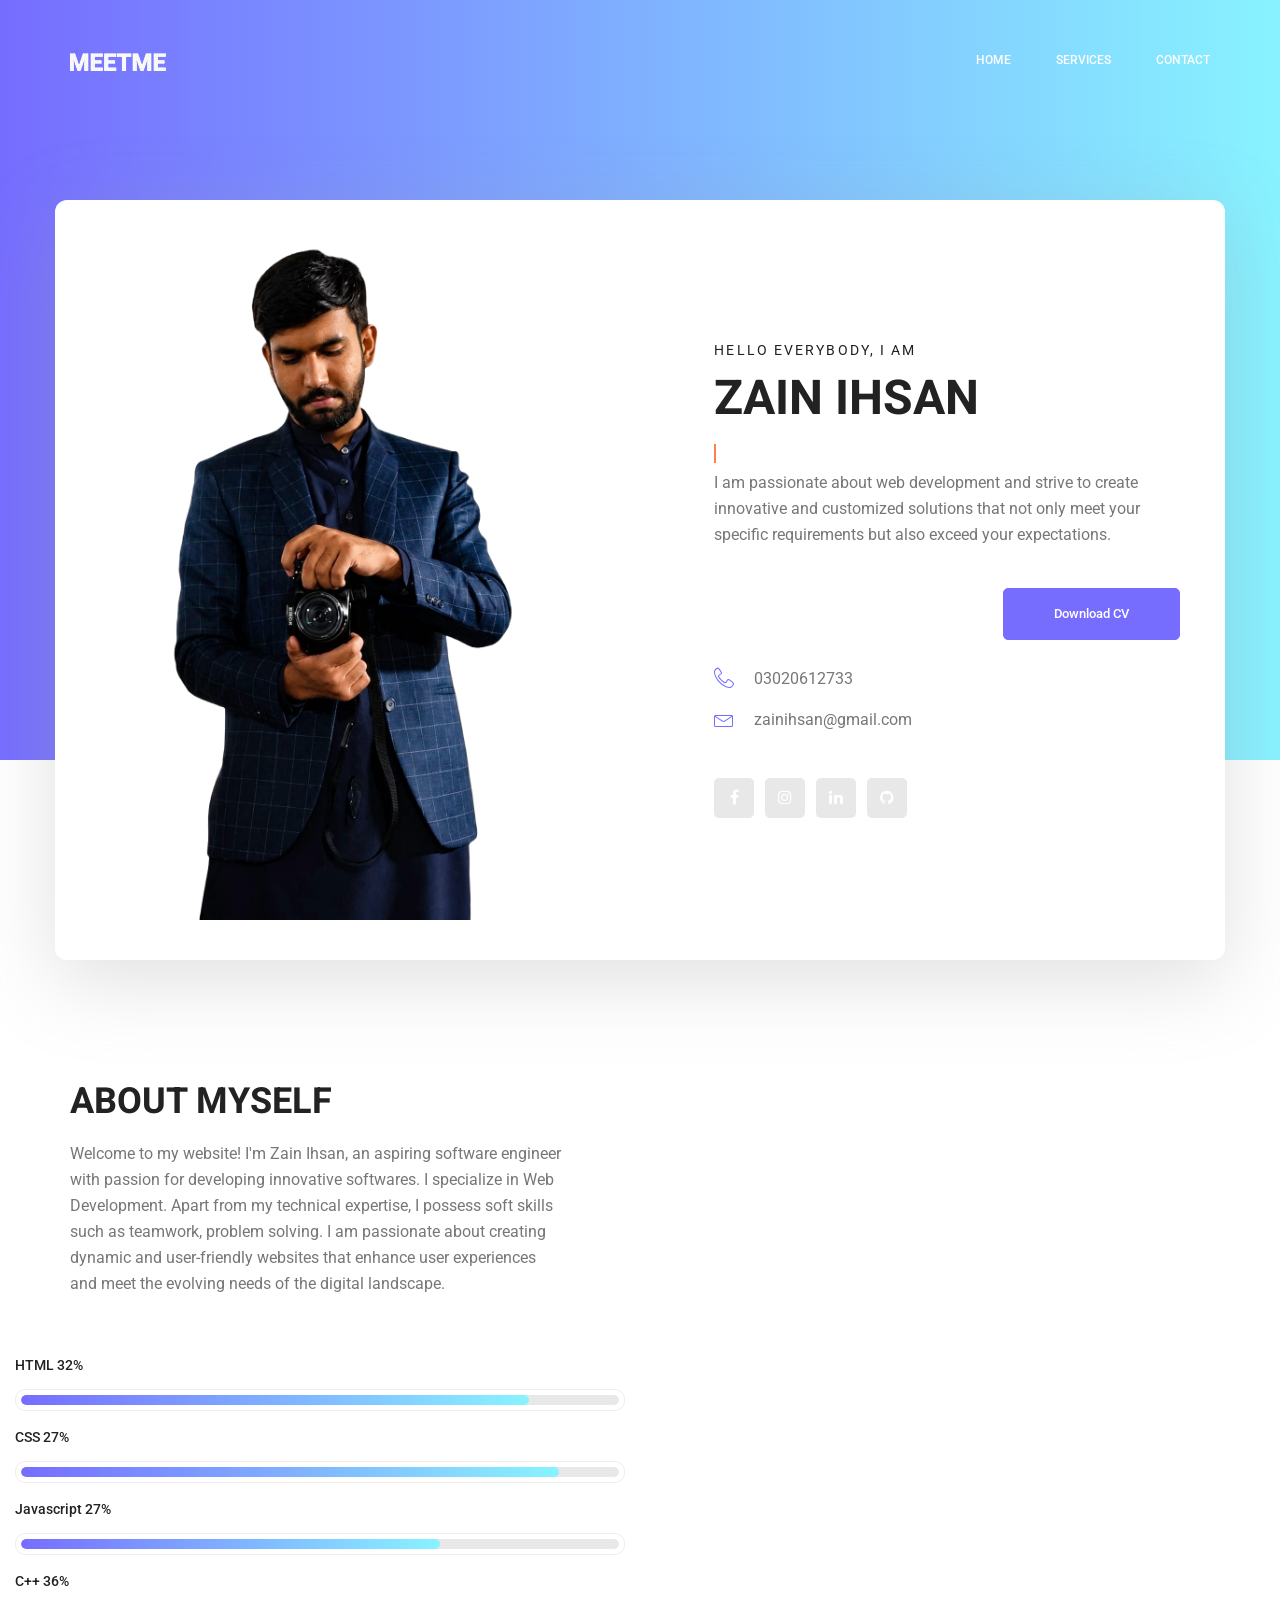
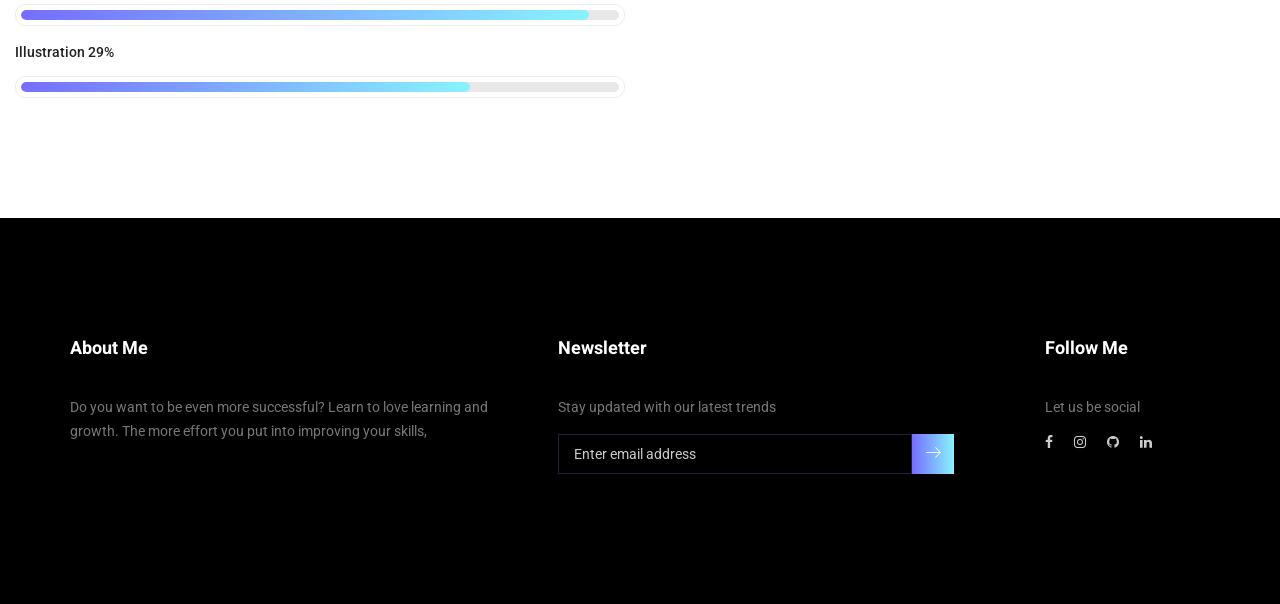
<file: index.html>
<!doctype html>
<html lang="en">
    <head>
        <!-- Required meta tags -->
        <meta charset="utf-8">
        <meta name="viewport" content="width=device-width, initial-scale=1, shrink-to-fit=no">
        <link rel="icon" href="img/favicon.png" type="image/png">
        <title>Meet Zain</title>
        <!-- Bootstrap CSS -->
        <link rel="stylesheet" href="asset/css/bootstrap.css">
        <link rel="stylesheet" href="asset/vendors/linericon/style.css">
        <link rel="stylesheet" href="asset/css/font-awesome.min.css">
        <link rel="stylesheet" href="asset/vendors/owl-carousel/owl.carousel.min.css">
        <link rel="stylesheet" href="asset/vendors/lightbox/simpleLightbox.css">
        <link rel="stylesheet" href="asset/vendors/nice-select/css/nice-select.css">
        <link rel="stylesheet" href="asset/vendors/animate-css/animate.css">
        <link rel="stylesheet" href="asset/vendors/popup/magnific-popup.css">
        <link rel="stylesheet" href="asset/vendors/flaticon/flaticon.css">
        <!-- main css -->
        <link rel="stylesheet" href="asset/css/style.css">
        <link rel="stylesheet" href="asset/css/responsive.css">
    </head>
    <body>
        
        <!--================Header Menu Area =================-->
        <header class="header_area">
            <div class="main_menu">
            	<nav class="navbar navbar-expand-lg navbar-light">
					<div class="container box_1620">
						<!-- Brand and toggle get grouped for better mobile display -->
						<a class="navbar-brand logo_h" href="index.html"><img src="asset/img/logo.png" alt=""></a>
						<button class="navbar-toggler" type="button" data-toggle="collapse" data-target="#navbarSupportedContent" aria-controls="navbarSupportedContent" aria-expanded="false" aria-label="Toggle navigation">
							<span class="icon-bar"></span>
							<span class="icon-bar"></span>
							<span class="icon-bar"></span>
						</button>
						<!-- Collect the nav links, forms, and other content for toggling -->
						<div class="collapse navbar-collapse offset" id="navbarSupportedContent">
							<ul class="nav navbar-nav menu_nav ml-auto">
								<li class="nav-item active"><a class="nav-link" href="index.html">Home</a></li> 
							<!--	<li class="nav-item"><a class="nav-link" href="about-us.html">About</a></li> -->
								<li class="nav-item"><a class="nav-link" href="asset/services.html">Services</a></li> 
							<!--	<li class="nav-item submenu dropdown">
									<a href="#" class="nav-link dropdown-toggle" data-toggle="dropdown" role="button" aria-haspopup="true" aria-expanded="false">Pages</a>
									<ul class="dropdown-menu">
										<li class="nav-item"><a class="nav-link" href="portfolio.html">Portfolio</a></li>
										<li class="nav-item"><a class="nav-link" href="elements.html">Elements</a></li>
									</ul>
								</li> 
								<li class="nav-item submenu dropdown">
									<a href="#" class="nav-link dropdown-toggle" data-toggle="dropdown" role="button" aria-haspopup="true" aria-expanded="false">Blog</a>
									<ul class="dropdown-menu">
										<li class="nav-item"><a class="nav-link" href="blog.html">Blog</a></li>
										<li class="nav-item"><a class="nav-link" href="single-blog.html">Blog Details</a></li>
									</ul>
								</li> -->
								<li class="nav-item"><a class="nav-link" href="asset/contact.html">Contact</a></li>
							</ul>
						</div> 
					</div>
            	</nav>
            </div>
        </header>
        <!--================Header Menu Area =================-->
        
        <!--================Home Banner Area =================-->
        <section class="home_banner_area">
           	<div class="container box_1620">
           		<div class="banner_inner d-flex align-items-center">
					<div class="banner_content">
						<div class="media">
						<!--	<p style="font-family: Roboto, sans-serif;">Hello Everybody, I am</p> -->
							<div class="d-flex">
								<img src="asset/img/Me.png" width=""370" height="680" alt="">
							</div>
							<div class="media-body">

								<div class="personal_text">
									<h6>Hello Everybody, i am</h6>
									<h3>Zain Ihsan</h3>
								<!--	<h4 style="color:orangered;">Junior Web Developer</h4> -->
								    <div class="animated-text"> <span></span> </div>
									<p>I am passionate about web development and strive to create innovative and customized solutions that not only meet your specific requirements but also exceed your expectations.</p>
									<div class="col-md-12 text-right">
                               <a herf="www.google.com" > <button  class="btn submit_btn"> <a href="asset/img/cvF.pdf" style="color: white;" 
                                       >Download CV </a></button> </a>
                            </div> 
                            <br>
									<ul class="list basic_info">
										
										<li><a href="tel:03020612733"><i class="lnr lnr-phone-handset"></i> 03020612733</a></li>
										<li><a href="mailto:"zainihsan000@gmail.com><i class="lnr lnr-envelope"></i> zainihsan@gmail.com</a></li>
										
									</ul>
									<ul class="list personal_social">
										<li><a href="https://www.facebook.com/profile.php?id=100004659857976"><i class="fa fa-facebook"></i></a></li>
										<li><a href="https://www.instagram.com/zain_ihsan_000/"><i class="fa fa-instagram"></i></a></li>
										<li><a href="https://pk.linkedin.com/"><i class="fa fa-linkedin"></i></a></li>
										<li><a href="https://github.com/Zain-codes01"><i class="fa fa-github"></i></a></li>
									</ul>
								</div>
							</div>
						</div>
					</div>
				</div>
            </div>
        </section>
        <!--================End Home Banner Area =================-->
        
        <!--================Welcome Area =================-->
        <section class="welcome_area p_120">
        	<div class="container">
        		<div class="row welcome_inner">
        			<div class="col-lg-6">
        				<div class="welcome_text">
        					<h4>About Myself</h4>
        					<p>Welcome to my website! I'm Zain Ihsan, an aspiring software engineer with passion for developing
        					innovative softwares. I specialize in Web Development. Apart from my technical expertise, I possess
        				soft skills such as teamwork, problem solving. I am passionate about creating dynamic and user-friendly websites that enhance user experiences and meet the evolving needs of the digital landscape.</p>
        				<!--	<div class="row">
        						<div class="col-md-4">
        							<div class="wel_item">
        								<i class="lnr lnr-database"></i>
        								<h4>$2.5M</h4>
        								<p>Total Donation</p>
        							</div>
        						</div>
        						<div class="col-md-4">
        							<div class="wel_item">
        								<i class="lnr lnr-book"></i>
        								<h4>1465</h4>
        								<p>Total Projects</p>
        							</div>
        						</div>
        						<div class="col-md-4">
        							<div class="wel_item">
        								<i class="lnr lnr-users"></i>
        								<h4>3965</h4>
        								<p>Total Volunteers</p>
        						-->	</div>
        						</div>
        					</div>
        				</div>
        			</div>
        			<div class="col-lg-6">
        				<div class="tools_expert">
        					<div class="skill_main">
								<div class="skill_item">
									<h4>HTML <span class="counter">85</span>%</h4>
									<div class="progress_br">
										<div class="progress">
											<div class="progress-bar" role="progressbar" aria-valuenow="85" aria-valuemin="0" aria-valuemax="100"></div>
										</div>
									</div>
								</div>
								<div class="skill_item">
									<h4>CSS <span class="counter">70</span>%</h4>
									<div class="progress_br">
										<div class="progress">
											<div class="progress-bar" role="progressbar" aria-valuenow="90" aria-valuemin="0" aria-valuemax="100"></div>
										</div>
									</div>
								</div>
								<div class="skill_item">
									<h4>Javascript <span class="counter">70</span>%</h4>
									<div class="progress_br">
										<div class="progress">
											<div class="progress-bar" role="progressbar" aria-valuenow="70" aria-valuemin="0" aria-valuemax="100"></div>
										</div>
									</div>
								</div>
								<div class="skill_item">
									<h4>C++ <span class="counter">95</span>%</h4>
									<div class="progress_br">
										<div class="progress">
											<div class="progress-bar" role="progressbar" aria-valuenow="95" aria-valuemin="0" aria-valuemax="100"></div>
										</div>
									</div>
								</div>
								<div class="skill_item">
									<h4>Illustration <span class="counter">75</span>%</h4>
									<div class="progress_br">
										<div class="progress">
											<div class="progress-bar" role="progressbar" aria-valuenow="75" aria-valuemin="0" aria-valuemax="100"></div>
										</div>
									</div>
								</div>
							</div>
        				</div>
        			</div>
        		</div>
        	</div>
        </section>
        <!--================End Welcome Area =================-->
        
        <!--================Education =================-->
  <!--      <section class="mytabs_area p_120">
        	<div class="container">
        		<div class="tabs_inner">
					<ul class="nav nav-tabs" id="myTab" role="tablist">
					
						<li class="nav-item">
							<a class="nav-link active" id="profile-tab" data-toggle="tab" href="#profile" role="tab" aria-controls="profile" aria-selected="false">My Education</a>
						</li>
					</ul>
					<div class="tab-content" id="myTabContent">
						<div class="tab-pane fade show active" id="home" role="tabpanel" aria-labelledby="home-tab">
							<ul class="list">
								<li>
									<span></span>
									<div class="media">
										<div class="d-flex">
											<p>March 2017 to 2018</p>
										</div>
										<div class="media-body">
											<h4>Matriculation</h4>
											<p>Hassan Scholars Public School <br />Narowal</p>
										</div>
									</div>
								</li>
								<li>
									<span></span>
									<div class="media">
										<div class="d-flex">
											<p>March 2018 to 2020</p>
										</div>
										<div class="media-body">
											<h4>Intermediate</h4>
											<p>Aspire College <br /> Narowal</p>
										</div>
									</div>
								</li>
								<li>
								<span></span>
									<div class="media">
										<div class="d-flex">
											<p>March 0000 to 0000</p>
										</div>
										<div class="media-body">
											<h4>BS Computer Science</h4>
											<p>Virtual University <br /> Lahore</p>
										</div>
									</div>
								</li>
							</ul>
						</div>
						<div class="tab-pane fade" id="profile" role="tabpanel" aria-labelledby="profile-tab">
							<ul class="list">
								<li>
									<span></span>
									<div class="media">
										<div class="d-flex">
											<p></p>
										</div>
										<div class="media-body">
											<h4>BS Computer Science</h4>
											<p>Riphah International University <br /> Lahore</p>
										</div>
									</div>
								</li>
								<li>
									<span></span>
									<div class="media">
										<div class="d-flex">
											<p>March 2017 to present</p>
										</div>
										<div class="media-body">
											<h4>Colorlib</h4>
											<p>Senior Web Developer <br />Santa monica, Los angeles</p>
										</div>
									</div>
								</li>
								<li>
								<span></span>
									<div class="media">
										<div class="d-flex">
											<p>March 2017 to present</p>
										</div>
										<div class="media-body">
											<h4>Colorlib</h4>
											<p>Senior Web Developer <br />Santa monica, Los angeles</p>
										</div>
									</div>
								</li>
							</ul>
						</div>
					</div>
        		</div>
        	</div>
        </section>   -->




        <!--================End My Tabs Area =================-->
        
        <!--================Feature Area =================-->
        <!--
        <section class="feature_area p_120">
        	<div class="container">
        		<div class="main_title">
        			<h2>offerings to my clients</h2>
        			<p>If you are looking at blank cassettes on the web, you may be very confused at the difference in price. You may see some for as low as $.17 each.</p>
        		</div>
        		<div class="feature_inner row">
        			<div class="col-lg-4 col-md-6">
        				<div class="feature_item">
        					<i class="flaticon-city"></i>
        					<h4>Architecture</h4>
        					<p>If you are looking at blank cassettes on the web, you may be very confused at the difference in price. You may see some for as low as $17 each.</p>
        				</div>
        			</div>
        			<div class="col-lg-4 col-md-6">
        				<div class="feature_item">
        					<i class="flaticon-skyline"></i>
        					<h4>Interior Design</h4>
        					<p>If you are looking at blank cassettes on the web, you may be very confused at the difference in price. You may see some for as low as $17 each.</p>
        				</div>
        			</div>
        			<div class="col-lg-4 col-md-6">
        				<div class="feature_item">
        					<i class="flaticon-sketch"></i>
        					<h4>Concept Design</h4>
        					<p>If you are looking at blank cassettes on the web, you may be very confused at the difference in price. You may see some for as low as $17 each.</p>
        				</div>
        			</div>
        		</div>
        	</div>
        </section> -->
        <!--================End Feature Area =================-->
        
        <!--================Home Gallery Area =================-->
        <!--
        <section class="home_gallery_area p_120">
        	<div class="container">
        		<div class="main_title">
        			<h2>Our Latest Featured Projects</h2>
        			<p>Who are in extremely love with eco friendly system.</p>
        		</div>
        		<div class="isotope_fillter">
        			<ul class="gallery_filter list">
						<li class="active" data-filter="*"><a href="#">All</a></li>
						<li data-filter=".brand"><a href="#">Vector</a></li>
						<li data-filter=".manipul"><a href="#">Raster</a></li>
						<li data-filter=".creative"><a href="#">UI/UX</a></li>
						<li data-filter=".design"><a href="#">Printing</a></li>
					</ul>
        		</div>
        	</div>
        	<div class="container">
        		<div class="gallery_f_inner row imageGallery1">
        			<div class="col-lg-4 col-md-4 col-sm-6 brand manipul design print">
        				<div class="h_gallery_item">
        					<div class="g_img_item">
        						<img class="img-fluid" src="img/gallery/project-1.jpg" alt="">
        						<a class="light" href="img/gallery/project-1.jpg"><img src="img/gallery/icon.png" alt=""></a>
        					</div>
        					<div class="g_item_text">
        						<h4>3D Helmet Design</h4>
        						<p>Client Project</p>
        					</div>
        				</div>
        			</div>
        			<div class="col-lg-4 col-md-4 col-sm-6 brand manipul creative">
        				<div class="h_gallery_item">
        					<div class="g_img_item">
        						<img class="img-fluid" src="img/gallery/project-2.jpg" alt="">
        						<a class="light" href="img/gallery/project-2.jpg"><img src="img/gallery/icon.png" alt=""></a>
        					</div>
        					<div class="g_item_text">
        						<h4>2D Vinyl Design</h4>
        						<p>Client Project</p>
        					</div>
        				</div>
        			</div>
        			<div class="col-lg-4 col-md-4 col-sm-6 manipul creative design print">
        				<div class="h_gallery_item">
        					<div class="g_img_item">
        						<img class="img-fluid" src="img/gallery/project-3.jpg" alt="">
        						<a class="light" href="img/gallery/project-3.jpg"><img src="img/gallery/icon.png" alt=""></a>
        					</div>
        					<div class="g_item_text">
        						<h4>Creative Poster Design</h4>
        						<p>Client Project</p>
        					</div>
        				</div>
        			</div>
        			<div class="col-lg-4 col-md-4 col-sm-6 brand creative print">
        				<div class="h_gallery_item">
        					<div class="g_img_item">
        						<img class="img-fluid" src="img/gallery/project-4.jpg" alt="">
        						<a class="light" href="img/gallery/project-4.jpg"><img src="img/gallery/icon.png" alt=""></a>
        					</div>
        					<div class="g_item_text">
        						<h4>Embosed Logo Design</h4>
        						<p>Client Project</p>
        					</div>
        				</div>
        			</div>
        			<div class="col-lg-4 col-md-4 col-sm-6 brand manipul design">
        				<div class="h_gallery_item">
        					<div class="g_img_item">
        						<img class="img-fluid" src="img/gallery/project-5.jpg" alt="">
        						<a class="light" href="img/gallery/project-5.jpg"><img src="img/gallery/icon.png" alt=""></a>
        					</div>
        					<div class="g_item_text">
        						<h4>3D Disposable Bottle</h4>
        						<p>Client Project</p>
        					</div>
        				</div>
        			</div>
        			<div class="col-lg-4 col-md-4 col-sm-6 brand creative">
        				<div class="h_gallery_item">
        					<div class="g_img_item">
        						<img class="img-fluid" src="img/gallery/project-6.jpg" alt="">
        						<a class="light" href="img/gallery/project-6.jpg"><img src="img/gallery/icon.png" alt=""></a>
        					</div>
        					<div class="g_item_text">
        						<h4>3D Logo Design</h4>
        						<p>Client Project</p>
        					</div>
        				</div>
        			</div>
        		</div>
        		<div class="more_btn">
        			<a class="main_btn" href="#">Load More Items</a>
        		</div>
        	</div>
        </section>  -->
        <!--================End Home Gallery Area =================-->
        
        <!--================Testimonials Area =================-->
      <!--  <section class="testimonials_area p_120">
        	<div class="container">
        		<div class="main_title">
        			<h2>Testimonials</h2>
        			<p>If you are looking at blank cassettes on the web, you may be very confused at the difference in price. You may see some for as low as $.17 each.</p>
        		</div>
        		<div class="testi_inner">
					<div class="testi_slider owl-carousel">
						<div class="item">
							<div class="testi_item">
								<p>As conscious traveling Paup ers we must always be oncerned about our dear Mother Earth. If you think about it, you travel across her face</p>
								<h4>Fanny Spencer</h4>
								<a href="#"><i class="fa fa-star"></i></a>
								<a href="#"><i class="fa fa-star"></i></a>
								<a href="#"><i class="fa fa-star"></i></a>
								<a href="#"><i class="fa fa-star"></i></a>
								<a href="#"><i class="fa fa-star-half-o"></i></a>
							</div>
						</div>
						<div class="item">
							<div class="testi_item">
								<p>As conscious traveling Paup ers we must always be oncerned about our dear Mother Earth. If you think about it, you travel across her face</p>
								<h4>Fanny Spencer</h4>
								<a href="#"><i class="fa fa-star"></i></a>
								<a href="#"><i class="fa fa-star"></i></a>
								<a href="#"><i class="fa fa-star"></i></a>
								<a href="#"><i class="fa fa-star"></i></a>
								<a href="#"><i class="fa fa-star-half-o"></i></a>
							</div>
						</div>
						<div class="item">
							<div class="testi_item">
								<p>As conscious traveling Paup ers we must always be oncerned about our dear Mother Earth. If you think about it, you travel across her face</p>
								<h4>Fanny Spencer</h4>
								<a href="#"><i class="fa fa-star"></i></a>
								<a href="#"><i class="fa fa-star"></i></a>
								<a href="#"><i class="fa fa-star"></i></a>
								<a href="#"><i class="fa fa-star"></i></a>
								<a href="#"><i class="fa fa-star-half-o"></i></a>
							</div>
						</div>
					</div>
        		</div>
        	</div>
        </section>  -->
        <!--================End Testimonials Area =================-->
        
        <!--================Footer Area =================-->
        <footer class="footer_area p_120">
        	<div class="container">
        		<div class="row footer_inner">
        			<div class="col-lg-5 col-sm-6">
        				<aside class="f_widget ab_widget">
        					<div class="f_title">
        						<h3>About Me</h3>
        					</div>
        					<p>Do you want to be even more successful? Learn to love learning and growth. The more effort you put into improving your skills,</p>
        					
        				</aside>
        			</div>
        			<div class="col-lg-5 col-sm-6">
        				<aside class="f_widget news_widget">
        					<div class="f_title">
        						<h3>Newsletter</h3>
        					</div>
        					<p>Stay updated with our latest trends</p>
        					<div id="mc_embed_signup">
                                <form target="_blank" action="https://spondonit.us12.list-manage.com/subscribe/post?u=1462626880ade1ac87bd9c93a&amp;id=92a4423d01" method="get" class="subscribe_form relative">
                                	<div class="input-group d-flex flex-row">
                                        <input name="EMAIL" placeholder="Enter email address" onfocus="this.placeholder = ''" onblur="this.placeholder = 'Email Address '" required="" type="email">
                                        <button class="btn sub-btn"><span class="lnr lnr-arrow-right"></span></button>		
                                    </div>				
                                    <div class="mt-10 info"></div>
                                </form>
                            </div>
        				</aside>
        			</div>
        			<div class="col-lg-2">
        				<aside class="f_widget social_widget">
        					<div class="f_title">
        						<h3>Follow Me</h3>
        					</div>
        					<p>Let us be social</p>
        					<ul class="list">
        						<li><a href="https://www.facebook.com/profile.php?id=100004659857976"><i class="fa fa-facebook"></i></a></li>
        						<li><a href="https://www.instagram.com/zain_ihsan_000/"><i class="fa fa-instagram"></i></a></li>
        						<li><a href="https://github.com/Zain-codes01"><i class="fa fa-github"></i></a></li>
        						<li><a href="#"><i class="fa fa-linkedin"></i></a></li>
        					</ul>
        				</aside>
        			</div>
        		</div>
        	</div>
        </footer>
        <!--================End Footer Area =================-->
        
        
        
        
        
        
        <!-- Optional JavaScript -->
        <!-- jQuery first, then Popper.js, then Bootstrap JS -->
        <script src="asset/js/jquery-3.3.1.min.js"></script>
        <script src="asset/js/popper.js"></script>
        <script src="asset/js/bootstrap.min.js"></script>
        <script src="asset/js/stellar.js"></script>
        <script src="asset/vendors/lightbox/simpleLightbox.min.js"></script>
        <script src="asset/vendors/nice-select/js/jquery.nice-select.min.js"></script>
        <script src="asset/vendors/isotope/imagesloaded.pkgd.min.js"></script>
        <script src="asset/vendors/isotope/isotope.pkgd.min.js"></script>
        <script src="asset/vendors/owl-carousel/owl.carousel.min.js"></script>
        <script src="asset/vendors/popup/jquery.magnific-popup.min.js"></script>
        <script src="asset/js/jquery.ajaxchimp.min.js"></script>
        <script src="asset/vendors/counter-up/jquery.waypoints.min.js"></script>
        <script src="asset/vendors/counter-up/jquery.counterup.min.js"></script>
        <script src="asset/js/mail-script.js"></script>
        <script src="asset/js/theme.js"></script>
    </body>
</html>
</file>
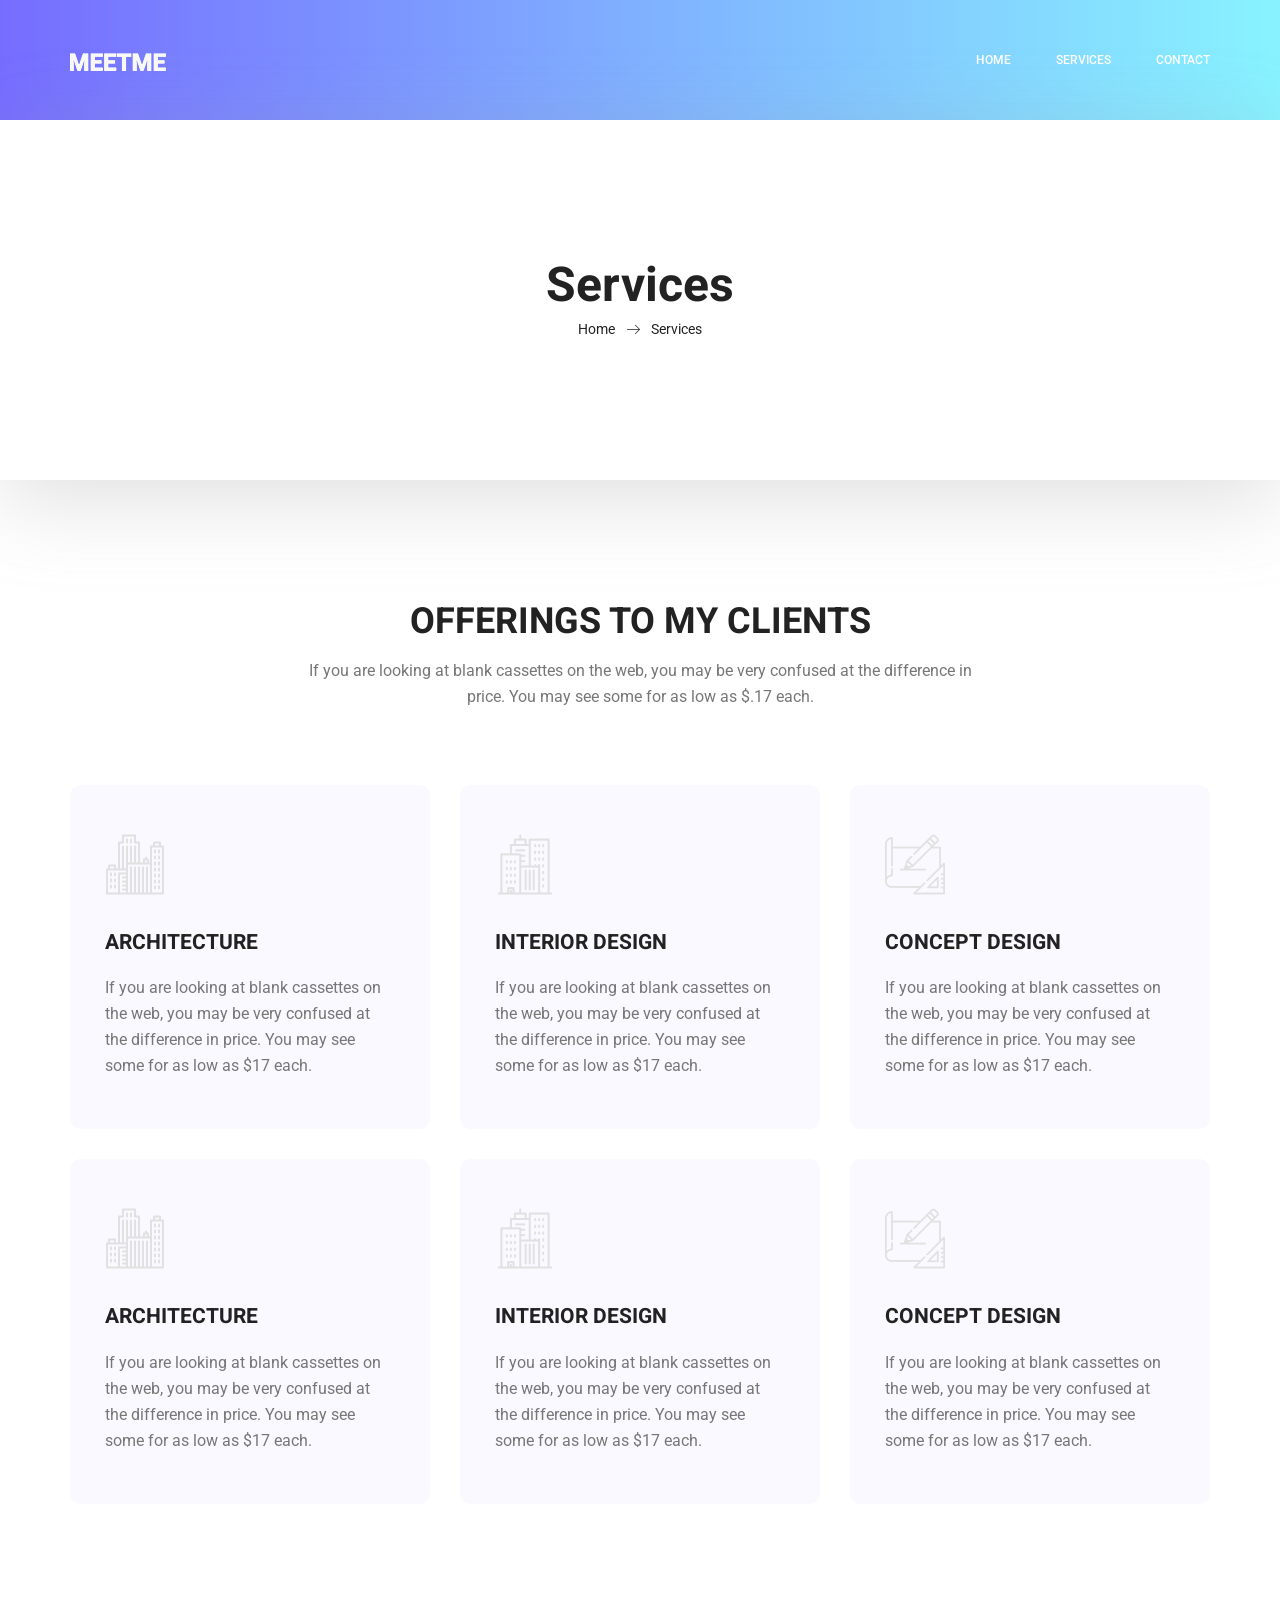
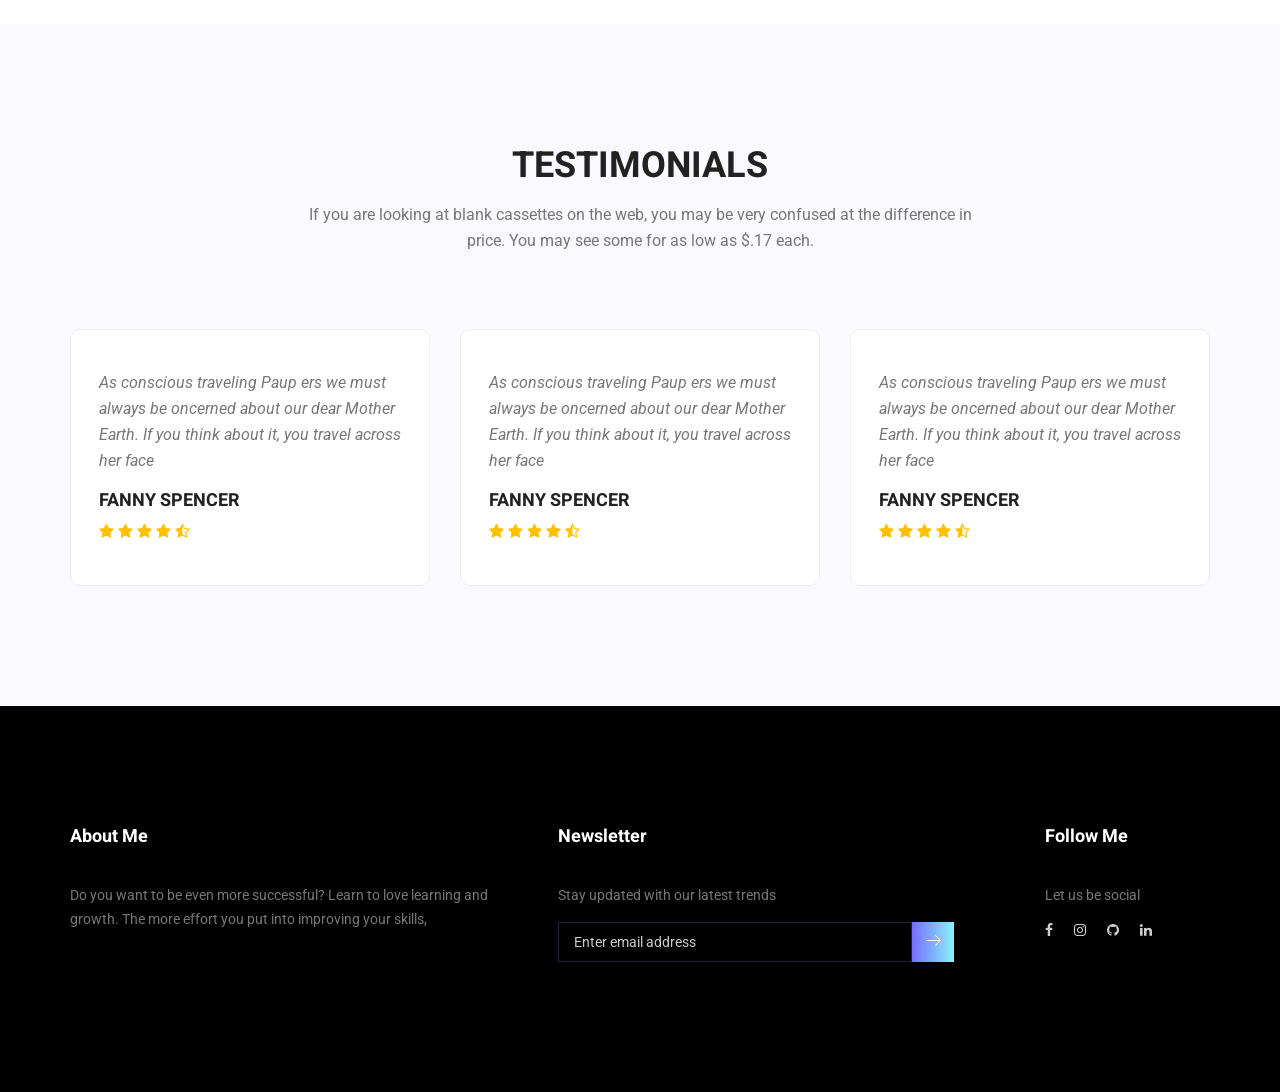
<file: asset/services.html>
<!doctype html>
<html lang="en">
    <head>
        <!-- Required meta tags -->
        <meta charset="utf-8">
        <meta name="viewport" content="width=device-width, initial-scale=1, shrink-to-fit=no">
        <link rel="icon" href="img/favicon.png" type="image/png">
        <title>MeetMe Personal</title>
        <!-- Bootstrap CSS -->
        <link rel="stylesheet" href="css/bootstrap.css">
        <link rel="stylesheet" href="vendors/linericon/style.css">
        <link rel="stylesheet" href="css/font-awesome.min.css">
        <link rel="stylesheet" href="vendors/owl-carousel/owl.carousel.min.css">
        <link rel="stylesheet" href="vendors/lightbox/simpleLightbox.css">
        <link rel="stylesheet" href="vendors/nice-select/css/nice-select.css">
        <link rel="stylesheet" href="vendors/animate-css/animate.css">
        <link rel="stylesheet" href="vendors/popup/magnific-popup.css">
        <link rel="stylesheet" href="vendors/flaticon/flaticon.css">
        <!-- main css -->
        <link rel="stylesheet" href="css/style.css">
        <link rel="stylesheet" href="css/responsive.css">
    </head>
    <body>
        
        <!--================Header Menu Area =================-->
        <header class="header_area">
            <div class="main_menu">
            	<nav class="navbar navbar-expand-lg navbar-light">
					<div class="container box_1620">
						<!-- Brand and toggle get grouped for better mobile display -->
						<a class="navbar-brand logo_h" href="index.html"><img src="img/logo.png" alt=""></a>
						<button class="navbar-toggler" type="button" data-toggle="collapse" data-target="#navbarSupportedContent" aria-controls="navbarSupportedContent" aria-expanded="false" aria-label="Toggle navigation">
							<span class="icon-bar"></span>
							<span class="icon-bar"></span>
							<span class="icon-bar"></span>
						</button>
						<!-- Collect the nav links, forms, and other content for toggling -->
						<div class="collapse navbar-collapse offset" id="navbarSupportedContent">
							<ul class="nav navbar-nav menu_nav ml-auto">
								<li class="nav-item active"><a class="nav-link" href="../index.html">Home</a></li> 
								<li class="nav-item"><a class="nav-link" href="services.html">Services</a></li>
								<li class="nav-item"><a class="nav-link" href="contact.html">Contact</a></li>

								<!--<li class="nav-item"><a class="nav-link" href="about-us.html">About</a></li> 
								 
								<li class="nav-item submenu dropdown">
									<a href="#" class="nav-link dropdown-toggle" data-toggle="dropdown" role="button" aria-haspopup="true" aria-expanded="false">Pages</a>
									<ul class="dropdown-menu">
										<li class="nav-item"><a class="nav-link" href="portfolio.html">Portfolio</a></li>
										<li class="nav-item"><a class="nav-link" href="elements.html">Elements</a></li>
									</ul>
								</li> 
								<li class="nav-item submenu dropdown">
									<a href="#" class="nav-link dropdown-toggle" data-toggle="dropdown" role="button" aria-haspopup="true" aria-expanded="false">Blog</a>
									<ul class="dropdown-menu">
										<li class="nav-item"><a class="nav-link" href="blog.html">Blog</a></li>
										<li class="nav-item"><a class="nav-link" href="single-blog.html">Blog Details</a></li>  -->
									</ul>
								</li> 
								
							</ul>
						</div> 
					</div>
            	</nav>
            </div>
        </header>
        <!--================Header Menu Area =================-->
        
        <!--================Home Banner Area =================-->
        <section class="banner_area">
            <div class="box_1620">
				<div class="banner_inner d-flex align-items-center">
					<div class="container">
						<div class="banner_content text-center">
							<h2>Services</h2>
							<div class="page_link">
								<a href="index.html">Home</a>
								<a href="services.html">Services</a>
							</div>
						</div>
					</div>
				</div>
            </div>
        </section>
        <!--================End Home Banner Area =================-->
        
        <!--================Feature Area =================-->
        <section class="feature_area white_feature p_120">
        	<div class="container">
        		<div class="main_title">
        			<h2>offerings to my clients</h2>
        			<p>If you are looking at blank cassettes on the web, you may be very confused at the difference in price. You may see some for as low as $.17 each.</p>
        		</div>
        		<div class="feature_inner row">
        			<div class="col-lg-4 col-md-6">
        				<div class="feature_item">
        					<i class="flaticon-city"></i>
        					<h4>Architecture</h4>
        					<p>If you are looking at blank cassettes on the web, you may be very confused at the difference in price. You may see some for as low as $17 each.</p>
        				</div>
        			</div>
        			<div class="col-lg-4 col-md-6">
        				<div class="feature_item">
        					<i class="flaticon-skyline"></i>
        					<h4>Interior Design</h4>
        					<p>If you are looking at blank cassettes on the web, you may be very confused at the difference in price. You may see some for as low as $17 each.</p>
        				</div>
        			</div>
        			<div class="col-lg-4 col-md-6">
        				<div class="feature_item">
        					<i class="flaticon-sketch"></i>
        					<h4>Concept Design</h4>
        					<p>If you are looking at blank cassettes on the web, you may be very confused at the difference in price. You may see some for as low as $17 each.</p>
        				</div>
        			</div>
        			<div class="col-lg-4 col-md-6">
        				<div class="feature_item">
        					<i class="flaticon-city"></i>
        					<h4>Architecture</h4>
        					<p>If you are looking at blank cassettes on the web, you may be very confused at the difference in price. You may see some for as low as $17 each.</p>
        				</div>
        			</div>
        			<div class="col-lg-4 col-md-6">
        				<div class="feature_item">
        					<i class="flaticon-skyline"></i>
        					<h4>Interior Design</h4>
        					<p>If you are looking at blank cassettes on the web, you may be very confused at the difference in price. You may see some for as low as $17 each.</p>
        				</div>
        			</div>
        			<div class="col-lg-4 col-md-6">
        				<div class="feature_item">
        					<i class="flaticon-sketch"></i>
        					<h4>Concept Design</h4>
        					<p>If you are looking at blank cassettes on the web, you may be very confused at the difference in price. You may see some for as low as $17 each.</p>
        				</div>
        			</div>
        		</div>
        	</div>
        </section>
        <!--================End Feature Area =================-->
        
        <!--================Testimonials Area =================-->
        <section class="testimonials_area p_120">
        	<div class="container">
        		<div class="main_title">
        			<h2>Testimonials</h2>
        			<p>If you are looking at blank cassettes on the web, you may be very confused at the difference in price. You may see some for as low as $.17 each.</p>
        		</div>
        		<div class="testi_inner">
					<div class="testi_slider owl-carousel">
						<div class="item">
							<div class="testi_item">
								<p>As conscious traveling Paup ers we must always be oncerned about our dear Mother Earth. If you think about it, you travel across her face</p>
								<h4>Fanny Spencer</h4>
								<a href="#"><i class="fa fa-star"></i></a>
								<a href="#"><i class="fa fa-star"></i></a>
								<a href="#"><i class="fa fa-star"></i></a>
								<a href="#"><i class="fa fa-star"></i></a>
								<a href="#"><i class="fa fa-star-half-o"></i></a>
							</div>
						</div>
						<div class="item">
							<div class="testi_item">
								<p>As conscious traveling Paup ers we must always be oncerned about our dear Mother Earth. If you think about it, you travel across her face</p>
								<h4>Fanny Spencer</h4>
								<a href="#"><i class="fa fa-star"></i></a>
								<a href="#"><i class="fa fa-star"></i></a>
								<a href="#"><i class="fa fa-star"></i></a>
								<a href="#"><i class="fa fa-star"></i></a>
								<a href="#"><i class="fa fa-star-half-o"></i></a>
							</div>
						</div>
						<div class="item">
							<div class="testi_item">
								<p>As conscious traveling Paup ers we must always be oncerned about our dear Mother Earth. If you think about it, you travel across her face</p>
								<h4>Fanny Spencer</h4>
								<a href="#"><i class="fa fa-star"></i></a>
								<a href="#"><i class="fa fa-star"></i></a>
								<a href="#"><i class="fa fa-star"></i></a>
								<a href="#"><i class="fa fa-star"></i></a>
								<a href="#"><i class="fa fa-star-half-o"></i></a>
							</div>
						</div>
					</div>
        		</div>
        	</div>
        </section>
        <!--================End Testimonials Area =================-->
        
        <!--================Footer Area =================-->
        <footer class="footer_area p_120">
        	<div class="container">
        		<div class="row footer_inner">
        			<div class="col-lg-5 col-sm-6">
        				<aside class="f_widget ab_widget">
        					<div class="f_title">
        						<h3>About Me</h3>
        					</div>
        					<p>Do you want to be even more successful? Learn to love learning and growth. The more effort you put into improving your skills,</p>
        					
        				</aside>
        			</div>
        			<div class="col-lg-5 col-sm-6">
        				<aside class="f_widget news_widget">
        					<div class="f_title">
        						<h3>Newsletter</h3>
        					</div>
        					<p>Stay updated with our latest trends</p>
        					<div id="mc_embed_signup">
                                <form target="_blank" action="https://spondonit.us12.list-manage.com/subscribe/post?u=1462626880ade1ac87bd9c93a&amp;id=92a4423d01" method="get" class="subscribe_form relative">
                                	<div class="input-group d-flex flex-row">
                                        <input name="EMAIL" placeholder="Enter email address" onfocus="this.placeholder = ''" onblur="this.placeholder = 'Email Address '" required="" type="email">
                                        <button class="btn sub-btn"><span class="lnr lnr-arrow-right"></span></button>		
                                    </div>				
                                    <div class="mt-10 info"></div>
                                </form>
                            </div>
        				</aside>
        			</div>
        			<div class="col-lg-2">
        				<aside class="f_widget social_widget">
        					<div class="f_title">
        						<h3>Follow Me</h3>
        					</div>
        					<p>Let us be social</p>
        					<ul class="list">
        						<li><a href="https://www.facebook.com/profile.php?id=100004659857976"><i class="fa fa-facebook"></i></a></li>
        						<li><a href="https://www.instagram.com/zain_ihsan_000/"><i class="fa fa-instagram"></i></a></li>
        						<li><a href="https://github.com/Zain-codes01"><i class="fa fa-github"></i></a></li>
        						<li><a href="#"><i class="fa fa-linkedin"></i></a></li>
        					</ul>
        				</aside>
        			</div>
        		</div>
        	</div>
        </footer>
        <!--================End Footer Area =================-->
        
        
        
        
        <!-- Optional JavaScript -->
        <!-- jQuery first, then Popper.js, then Bootstrap JS -->
        <script src="js/jquery-3.3.1.min.js"></script>
        <script src="js/popper.js"></script>
        <script src="js/bootstrap.min.js"></script>
        <script src="js/stellar.js"></script>
        <script src="vendors/lightbox/simpleLightbox.min.js"></script>
        <script src="vendors/nice-select/js/jquery.nice-select.min.js"></script>
        <script src="vendors/isotope/imagesloaded.pkgd.min.js"></script>
        <script src="vendors/isotope/isotope.pkgd.min.js"></script>
        <script src="vendors/owl-carousel/owl.carousel.min.js"></script>
        <script src="vendors/popup/jquery.magnific-popup.min.js"></script>
        <script src="js/jquery.ajaxchimp.min.js"></script>
        <script src="vendors/counter-up/jquery.waypoints.min.js"></script>
        <script src="vendors/counter-up/jquery.counterup.min.js"></script>
        <script src="js/mail-script.js"></script>
        <script src="js/theme.js"></script>
    </body>
</html>
</file>
<file: asset/vendors/linericon/style.css>
@font-face {
	font-family: 'Linearicons-Free';
	src:url('fonts/Linearicons-Free.eot?w118d');
	src:url('fonts/Linearicons-Free.eot?#iefixw118d') format('embedded-opentype'),
		url('fonts/Linearicons-Free.woff2?w118d') format('woff2'),
		url('fonts/Linearicons-Free.woff?w118d') format('woff'),
		url('fonts/Linearicons-Free.ttf?w118d') format('truetype'),
		url('fonts/Linearicons-Free.svg?w118d#Linearicons-Free') format('svg');
	font-weight: normal;
	font-style: normal;
}

.lnr {
	font-family: 'Linearicons-Free';
	speak: none;
	font-style: normal;
	font-weight: normal;
	font-variant: normal;
	text-transform: none;
	line-height: 1;

	/* Better Font Rendering =========== */
	-webkit-font-smoothing: antialiased;
	-moz-osx-font-smoothing: grayscale;
}

.lnr-home:before {
	content: "\e800";
}
.lnr-apartment:before {
	content: "\e801";
}
.lnr-pencil:before {
	content: "\e802";
}
.lnr-magic-wand:before {
	content: "\e803";
}
.lnr-drop:before {
	content: "\e804";
}
.lnr-lighter:before {
	content: "\e805";
}
.lnr-poop:before {
	content: "\e806";
}
.lnr-sun:before {
	content: "\e807";
}
.lnr-moon:before {
	content: "\e808";
}
.lnr-cloud:before {
	content: "\e809";
}
.lnr-cloud-upload:before {
	content: "\e80a";
}
.lnr-cloud-download:before {
	content: "\e80b";
}
.lnr-cloud-sync:before {
	content: "\e80c";
}
.lnr-cloud-check:before {
	content: "\e80d";
}
.lnr-database:before {
	content: "\e80e";
}
.lnr-lock:before {
	content: "\e80f";
}
.lnr-cog:before {
	content: "\e810";
}
.lnr-trash:before {
	content: "\e811";
}
.lnr-dice:before {
	content: "\e812";
}
.lnr-heart:before {
	content: "\e813";
}
.lnr-star:before {
	content: "\e814";
}
.lnr-star-half:before {
	content: "\e815";
}
.lnr-star-empty:before {
	content: "\e816";
}
.lnr-flag:before {
	content: "\e817";
}
.lnr-envelope:before {
	content: "\e818";
}
.lnr-paperclip:before {
	content: "\e819";
}
.lnr-inbox:before {
	content: "\e81a";
}
.lnr-eye:before {
	content: "\e81b";
}
.lnr-printer:before {
	content: "\e81c";
}
.lnr-file-empty:before {
	content: "\e81d";
}
.lnr-file-add:before {
	content: "\e81e";
}
.lnr-enter:before {
	content: "\e81f";
}
.lnr-exit:before {
	content: "\e820";
}
.lnr-graduation-hat:before {
	content: "\e821";
}
.lnr-license:before {
	content: "\e822";
}
.lnr-music-note:before {
	content: "\e823";
}
.lnr-film-play:before {
	content: "\e824";
}
.lnr-camera-video:before {
	content: "\e825";
}
.lnr-camera:before {
	content: "\e826";
}
.lnr-picture:before {
	content: "\e827";
}
.lnr-book:before {
	content: "\e828";
}
.lnr-bookmark:before {
	content: "\e829";
}
.lnr-user:before {
	content: "\e82a";
}
.lnr-users:before {
	content: "\e82b";
}
.lnr-shirt:before {
	content: "\e82c";
}
.lnr-store:before {
	content: "\e82d";
}
.lnr-cart:before {
	content: "\e82e";
}
.lnr-tag:before {
	content: "\e82f";
}
.lnr-phone-handset:before {
	content: "\e830";
}
.lnr-phone:before {
	content: "\e831";
}
.lnr-pushpin:before {
	content: "\e832";
}
.lnr-map-marker:before {
	content: "\e833";
}
.lnr-map:before {
	content: "\e834";
}
.lnr-location:before {
	content: "\e835";
}
.lnr-calendar-full:before {
	content: "\e836";
}
.lnr-keyboard:before {
	content: "\e837";
}
.lnr-spell-check:before {
	content: "\e838";
}
.lnr-screen:before {
	content: "\e839";
}
.lnr-smartphone:before {
	content: "\e83a";
}
.lnr-tablet:before {
	content: "\e83b";
}
.lnr-laptop:before {
	content: "\e83c";
}
.lnr-laptop-phone:before {
	content: "\e83d";
}
.lnr-power-switch:before {
	content: "\e83e";
}
.lnr-bubble:before {
	content: "\e83f";
}
.lnr-heart-pulse:before {
	content: "\e840";
}
.lnr-construction:before {
	content: "\e841";
}
.lnr-pie-chart:before {
	content: "\e842";
}
.lnr-chart-bars:before {
	content: "\e843";
}
.lnr-gift:before {
	content: "\e844";
}
.lnr-diamond:before {
	content: "\e845";
}
.lnr-linearicons:before {
	content: "\e846";
}
.lnr-dinner:before {
	content: "\e847";
}
.lnr-coffee-cup:before {
	content: "\e848";
}
.lnr-leaf:before {
	content: "\e849";
}
.lnr-paw:before {
	content: "\e84a";
}
.lnr-rocket:before {
	content: "\e84b";
}
.lnr-briefcase:before {
	content: "\e84c";
}
.lnr-bus:before {
	content: "\e84d";
}
.lnr-car:before {
	content: "\e84e";
}
.lnr-train:before {
	content: "\e84f";
}
.lnr-bicycle:before {
	content: "\e850";
}
.lnr-wheelchair:before {
	content: "\e851";
}
.lnr-select:before {
	content: "\e852";
}
.lnr-earth:before {
	content: "\e853";
}
.lnr-smile:before {
	content: "\e854";
}
.lnr-sad:before {
	content: "\e855";
}
.lnr-neutral:before {
	content: "\e856";
}
.lnr-mustache:before {
	content: "\e857";
}
.lnr-alarm:before {
	content: "\e858";
}
.lnr-bullhorn:before {
	content: "\e859";
}
.lnr-volume-high:before {
	content: "\e85a";
}
.lnr-volume-medium:before {
	content: "\e85b";
}
.lnr-volume-low:before {
	content: "\e85c";
}
.lnr-volume:before {
	content: "\e85d";
}
.lnr-mic:before {
	content: "\e85e";
}
.lnr-hourglass:before {
	content: "\e85f";
}
.lnr-undo:before {
	content: "\e860";
}
.lnr-redo:before {
	content: "\e861";
}
.lnr-sync:before {
	content: "\e862";
}
.lnr-history:before {
	content: "\e863";
}
.lnr-clock:before {
	content: "\e864";
}
.lnr-download:before {
	content: "\e865";
}
.lnr-upload:before {
	content: "\e866";
}
.lnr-enter-down:before {
	content: "\e867";
}
.lnr-exit-up:before {
	content: "\e868";
}
.lnr-bug:before {
	content: "\e869";
}
.lnr-code:before {
	content: "\e86a";
}
.lnr-link:before {
	content: "\e86b";
}
.lnr-unlink:before {
	content: "\e86c";
}
.lnr-thumbs-up:before {
	content: "\e86d";
}
.lnr-thumbs-down:before {
	content: "\e86e";
}
.lnr-magnifier:before {
	content: "\e86f";
}
.lnr-cross:before {
	content: "\e870";
}
.lnr-menu:before {
	content: "\e871";
}
.lnr-list:before {
	content: "\e872";
}
.lnr-chevron-up:before {
	content: "\e873";
}
.lnr-chevron-down:before {
	content: "\e874";
}
.lnr-chevron-left:before {
	content: "\e875";
}
.lnr-chevron-right:before {
	content: "\e876";
}
.lnr-arrow-up:before {
	content: "\e877";
}
.lnr-arrow-down:before {
	content: "\e878";
}
.lnr-arrow-left:before {
	content: "\e879";
}
.lnr-arrow-right:before {
	content: "\e87a";
}
.lnr-move:before {
	content: "\e87b";
}
.lnr-warning:before {
	content: "\e87c";
}
.lnr-question-circle:before {
	content: "\e87d";
}
.lnr-menu-circle:before {
	content: "\e87e";
}
.lnr-checkmark-circle:before {
	content: "\e87f";
}
.lnr-cross-circle:before {
	content: "\e880";
}
.lnr-plus-circle:before {
	content: "\e881";
}
.lnr-circle-minus:before {
	content: "\e882";
}
.lnr-arrow-up-circle:before {
	content: "\e883";
}
.lnr-arrow-down-circle:before {
	content: "\e884";
}
.lnr-arrow-left-circle:before {
	content: "\e885";
}
.lnr-arrow-right-circle:before {
	content: "\e886";
}
.lnr-chevron-up-circle:before {
	content: "\e887";
}
.lnr-chevron-down-circle:before {
	content: "\e888";
}
.lnr-chevron-left-circle:before {
	content: "\e889";
}
.lnr-chevron-right-circle:before {
	content: "\e88a";
}
.lnr-crop:before {
	content: "\e88b";
}
.lnr-frame-expand:before {
	content: "\e88c";
}
.lnr-frame-contract:before {
	content: "\e88d";
}
.lnr-layers:before {
	content: "\e88e";
}
.lnr-funnel:before {
	content: "\e88f";
}
.lnr-text-format:before {
	content: "\e890";
}
.lnr-text-format-remove:before {
	content: "\e891";
}
.lnr-text-size:before {
	content: "\e892";
}
.lnr-bold:before {
	content: "\e893";
}
.lnr-italic:before {
	content: "\e894";
}
.lnr-underline:before {
	content: "\e895";
}
.lnr-strikethrough:before {
	content: "\e896";
}
.lnr-highlight:before {
	content: "\e897";
}
.lnr-text-align-left:before {
	content: "\e898";
}
.lnr-text-align-center:before {
	content: "\e899";
}
.lnr-text-align-right:before {
	content: "\e89a";
}
.lnr-text-align-justify:before {
	content: "\e89b";
}
.lnr-line-spacing:before {
	content: "\e89c";
}
.lnr-indent-increase:before {
	content: "\e89d";
}
.lnr-indent-decrease:before {
	content: "\e89e";
}
.lnr-pilcrow:before {
	content: "\e89f";
}
.lnr-direction-ltr:before {
	content: "\e8a0";
}
.lnr-direction-rtl:before {
	content: "\e8a1";
}
.lnr-page-break:before {
	content: "\e8a2";
}
.lnr-sort-alpha-asc:before {
	content: "\e8a3";
}
.lnr-sort-amount-asc:before {
	content: "\e8a4";
}
.lnr-hand:before {
	content: "\e8a5";
}
.lnr-pointer-up:before {
	content: "\e8a6";
}
.lnr-pointer-right:before {
	content: "\e8a7";
}
.lnr-pointer-down:before {
	content: "\e8a8";
}
.lnr-pointer-left:before {
	content: "\e8a9";
}
</file>
<file: asset/vendors/nice-select/css/nice-select.css>
.nice-select {
  -webkit-tap-highlight-color: transparent;
  background-color: #fff;
  border-radius: 5px;
  border: solid 1px #e8e8e8;
  box-sizing: border-box;
  clear: both;
  cursor: pointer;
  display: block;
  float: left;
  font-family: inherit;
  font-size: 14px;
  font-weight: normal;
  height: 42px;
  line-height: 40px;
  outline: none;
  padding-left: 18px;
  padding-right: 30px;
  position: relative;
  text-align: left !important;
  -webkit-transition: all 0.2s ease-in-out;
  transition: all 0.2s ease-in-out;
  -webkit-user-select: none;
     -moz-user-select: none;
      -ms-user-select: none;
          user-select: none;
  white-space: nowrap;
  width: auto; }
  .nice-select:hover {
    border-color: #dbdbdb; }
  .nice-select:active, .nice-select.open, .nice-select:focus {
    border-color: #999; }
  .nice-select:after {
    border-bottom: 2px solid #999;
    border-right: 2px solid #999;
    content: '';
    display: block;
    height: 5px;
    margin-top: -4px;
    pointer-events: none;
    position: absolute;
    right: 12px;
    top: 50%;
    -webkit-transform-origin: 66% 66%;
        -ms-transform-origin: 66% 66%;
            transform-origin: 66% 66%;
    -webkit-transform: rotate(45deg);
        -ms-transform: rotate(45deg);
            transform: rotate(45deg);
    -webkit-transition: all 0.15s ease-in-out;
    transition: all 0.15s ease-in-out;
    width: 5px; }
  .nice-select.open:after {
    -webkit-transform: rotate(-135deg);
        -ms-transform: rotate(-135deg);
            transform: rotate(-135deg); }
  .nice-select.open .list {
    opacity: 1;
    pointer-events: auto;
    -webkit-transform: scale(1) translateY(0);
        -ms-transform: scale(1) translateY(0);
            transform: scale(1) translateY(0); }
  .nice-select.disabled {
    border-color: #ededed;
    color: #999;
    pointer-events: none; }
    .nice-select.disabled:after {
      border-color: #cccccc; }
  .nice-select.wide {
    width: 100%; }
    .nice-select.wide .list {
      left: 0 !important;
      right: 0 !important; }
  .nice-select.right {
    float: right; }
    .nice-select.right .list {
      left: auto;
      right: 0; }
  .nice-select.small {
    font-size: 12px;
    height: 36px;
    line-height: 34px; }
    .nice-select.small:after {
      height: 4px;
      width: 4px; }
    .nice-select.small .option {
      line-height: 34px;
      min-height: 34px; }
  .nice-select .list {
    background-color: #fff;
    border-radius: 5px;
    box-shadow: 0 0 0 1px rgba(68, 68, 68, 0.11);
    box-sizing: border-box;
    margin-top: 4px;
    opacity: 0;
    overflow: hidden;
    padding: 0;
    pointer-events: none;
    position: absolute;
    top: 100%;
    left: 0;
    -webkit-transform-origin: 50% 0;
        -ms-transform-origin: 50% 0;
            transform-origin: 50% 0;
    -webkit-transform: scale(0.75) translateY(-21px);
        -ms-transform: scale(0.75) translateY(-21px);
            transform: scale(0.75) translateY(-21px);
    -webkit-transition: all 0.2s cubic-bezier(0.5, 0, 0, 1.25), opacity 0.15s ease-out;
    transition: all 0.2s cubic-bezier(0.5, 0, 0, 1.25), opacity 0.15s ease-out;
    z-index: 9; }
    .nice-select .list:hover .option:not(:hover) {
      background-color: transparent !important; }
  .nice-select .option {
    cursor: pointer;
    font-weight: 400;
    line-height: 40px;
    list-style: none;
    min-height: 40px;
    outline: none;
    padding-left: 18px;
    padding-right: 29px;
    text-align: left;
    -webkit-transition: all 0.2s;
    transition: all 0.2s; }
    .nice-select .option:hover, .nice-select .option.focus, .nice-select .option.selected.focus {
      background-color: #f6f6f6; }
    .nice-select .option.selected {
      font-weight: bold; }
    .nice-select .option.disabled {
      background-color: transparent;
      color: #999;
      cursor: default; }

.no-csspointerevents .nice-select .list {
  display: none; }

.no-csspointerevents .nice-select.open .list {
  display: block; }
</file>
<file: asset/vendors/flaticon/flaticon.css>
/*
  	Flaticon icon font: Flaticon
  	Creation date: 26/06/2018 17:19
  	*/

@font-face {
  font-family: "Flaticon";
  src: url("./Flaticon.eot");
  src: url("./Flaticon.eot?#iefix") format("embedded-opentype"),
       url("./Flaticon.woff") format("woff"),
       url("./Flaticon.ttf") format("truetype"),
       url("./Flaticon.svg#Flaticon") format("svg");
  font-weight: normal;
  font-style: normal;
}

@media screen and (-webkit-min-device-pixel-ratio:0) {
  @font-face {
    font-family: "Flaticon";
    src: url("./Flaticon.svg#Flaticon") format("svg");
  }
}

[class^="flaticon-"]:before, [class*=" flaticon-"]:before,
[class^="flaticon-"]:after, [class*=" flaticon-"]:after {   
  font-family: Flaticon;
        font-size: 20px;
font-style: normal;
margin-left: 20px;
}

.flaticon-skyline:before { content: "\f100"; }
.flaticon-sketch:before { content: "\f101"; }
.flaticon-city:before { content: "\f102"; }
</file>
<file: asset/css/style.css>
@import url("https://fonts.googleapis.com/css?family=Heebo:300,400,700,900|Roboto:300,400,500,700");
/*---------------------------------------------------- */
/*----------------------------------------------------*/
.list {
  list-style: none;
  margin: 0px;
  padding: 0px; }

a {
  text-decoration: none;
  transition: all 0.3s ease-in-out; }
  a:hover, a:focus {
    text-decoration: none;
    outline: none; }

.row.m0 {
  margin: 0px; }

body {
  line-height: 26px;
  font-size: 16px;
  font-family: "Roboto", sans-serif;
  font-weight: normal;
  color: #777777; }

h1, h2, h3, h4, h5, h6 {
  font-family: "Heebo", sans-serif;
  font-weight: bold; }

button:focus {
  outline: none;
  box-shadow: none; }

.p0 {
  padding-left: 0px;
  padding-right: 0px; }

.p_120 {
  padding-top: 120px;
  padding-bottom: 120px; }

.p_100 {
  padding-top: 100px;
  padding-bottom: 100px; }

.pad_top {
  padding-top: 120px; }

.pad_bt {
  padding-bottom: 120px; }

.mt-25 {
  margin-top: 25px; }

@media (min-width: 1200px) {
  .container {
    max-width: 1170px; } }

@media (min-width: 1620px) {
  .box_1620 {
    max-width: 1620px;
    margin: auto;
    width: 100%;
    padding-left: 0px;
    padding-right: 0px; } }
/* Main Title Area css
============================================================================================ */
.main_title {
  text-align: center;
  max-width: 670px;
  margin: 0px auto 75px; }
  .main_title h2 {
    font-family: "Heebo", sans-serif;
    font-size: 36px;
    color: #222222;
    margin-bottom: 15px;
    text-transform: uppercase; }
  .main_title p {
    font-size: 16px;
    font-family: "Roboto", sans-serif;
    font-weight: normal;
    line-height: 26px;
    color: #777777;
    margin-bottom: 0px; }

/* End Main Title Area css
============================================================================================ */
/*---------------------------------------------------- */
/*----------------------------------------------------*/
.header_area {
  position: absolute;
  width: 100%;
  top: 0;
  left: 0;
  z-index: 99;
  transition: background 0.4s, all 0.3s linear; }
  .header_area .navbar {
    background: transparent;
    padding: 0px;
    border: 0px;
    border-radius: 0px; }
    .header_area .navbar .nav .nav-item {
      margin-right: 45px; }
      .header_area .navbar .nav .nav-item .nav-link {
        font: 500 12px/120px "Roboto", sans-serif;
        text-transform: uppercase;
        color: #fff;
        padding: 0px;
        display: inline-block; }
        .header_area .navbar .nav .nav-item .nav-link:after {
          display: none; }
      .header_area .navbar .nav .nav-item:hover .nav-link, .header_area .navbar .nav .nav-item.active .nav-link {
        color: #fff; }
      .header_area .navbar .nav .nav-item.submenu {
        position: relative; }
        .header_area .navbar .nav .nav-item.submenu ul {
          border: none;
          padding: 0px;
          border-radius: 0px;
          box-shadow: none;
          margin: 0px;
          background: #fff;
          box-shadow: 0px 3px 16px 0px rgba(0, 0, 0, 0.1); }
          @media (min-width: 992px) {
            .header_area .navbar .nav .nav-item.submenu ul {
              position: absolute;
              top: 120%;
              left: 0px;
              min-width: 200px;
              text-align: left;
              opacity: 0;
              transition: all 300ms ease-in;
              visibility: hidden;
              display: block;
              border: none;
              padding: 0px;
              border-radius: 0px; } }
          .header_area .navbar .nav .nav-item.submenu ul:before {
            content: "";
            width: 0;
            height: 0;
            border-style: solid;
            border-width: 10px 10px 0 10px;
            border-color: #eeeeee transparent transparent transparent;
            position: absolute;
            right: 24px;
            top: 45px;
            z-index: 3;
            opacity: 0;
            transition: all 400ms linear; }
          .header_area .navbar .nav .nav-item.submenu ul .nav-item {
            display: block;
            float: none;
            margin-right: 0px;
            border-bottom: 1px solid #ededed;
            margin-left: 0px;
            transition: all 0.4s linear; }
            .header_area .navbar .nav .nav-item.submenu ul .nav-item .nav-link {
              line-height: 45px;
              color: #222222;
              padding: 0px 30px;
              transition: all 150ms linear;
              display: block;
              margin-right: 0px; }
            .header_area .navbar .nav .nav-item.submenu ul .nav-item:last-child {
              border-bottom: none; }
            .header_area .navbar .nav .nav-item.submenu ul .nav-item:hover .nav-link {
              background: #766dff;
              color: #fff; }
        @media (min-width: 992px) {
          .header_area .navbar .nav .nav-item.submenu:hover ul {
            visibility: visible;
            opacity: 1;
            top: 100%; } }
        .header_area .navbar .nav .nav-item.submenu:hover ul .nav-item {
          margin-top: 0px; }
      .header_area .navbar .nav .nav-item:last-child {
        margin-right: 0px; }
    .header_area .navbar .search {
      font-size: 12px;
      line-height: 60px;
      display: inline-block;
      color: #222222;
      margin-left: 80px; }
      .header_area .navbar .search i {
        font-weight: 600; }
  .header_area.navbar_fixed .main_menu {
    position: fixed;
    width: 100%;
    top: -70px;
    left: 0;
    right: 0;
    background: #000;
    transform: translateY(70px);
    transition: transform 500ms ease, background 500ms ease;
    -webkit-transition: transform 500ms ease, background 500ms ease;
    box-shadow: 0px 3px 16px 0px rgba(0, 0, 0, 0.1); }
    .header_area.navbar_fixed .main_menu .navbar .nav .nav-item .nav-link {
      line-height: 70px; }

.top_menu {
  background: #f9f9ff; }
  .top_menu .header_social li {
    display: inline-block;
    margin-right: 15px; }
    .top_menu .header_social li a {
      font-size: 14px;
      color: #777777;
      display: inline-block;
      line-height: 42px;
      transition: all 300ms linear 0s; }
    .top_menu .header_social li:last-child {
      margin-right: 0px; }
    .top_menu .header_social li:hover a {
      color: #766dff; }
  .top_menu .dn_btn {
    line-height: 42px;
    display: inline-block;
    font-size: 12px;
    margin-right: 30px;
    font-family: "Roboto", sans-serif;
    font-weight: normal;
    color: #777777;
    transition: all 300ms linear 0s; }
    .top_menu .dn_btn:hover {
      color: #766dff; }
    .top_menu .dn_btn:last-child {
      margin-right: 0px; }
  .top_menu .lan_pack {
    height: 30px;
    border: 1px solid #eeeeee;
    border-radius: 3px;
    line-height: 28px;
    font-size: 12px;
    font-family: "Roboto", sans-serif;
    font-weight: 500;
    padding-left: 19px;
    padding-right: 36px;
    color: #777777;
    background: #f9f9ff;
    margin-right: 5px;
    margin-top: 8px; }
    .top_menu .lan_pack .current {
      color: #777777; }
    .top_menu .lan_pack:after {
      content: "\f0d7";
      border: none !important;
      font: normal normal normal 12px/1 FontAwesome;
      transform: rotate(0deg);
      height: auto;
      margin-top: -6px;
      right: 20px; }

/*---------------------------------------------------- */
/*----------------------------------------------------*/
/* Home Banner Area css
============================================================================================ */
.home_banner_area {
  position: relative;
  z-index: 1;
  background-image: -moz-linear-gradient(0deg, #766dff 0%, #88f3ff 100%);
  background-image: -webkit-linear-gradient(0deg, #766dff 0%, #88f3ff 100%);
  background-image: -ms-linear-gradient(0deg, #766dff 0%, #88f3ff 100%);
  margin-bottom: 200px; }
  .home_banner_area .box_1620 {
    min-height: 700px;
    border-radius: 12px;
    position: relative;
    bottom: -200px;
    background: #fff;
    padding: 30px;
    box-shadow: 0px 20px 80px 0px rgba(153, 153, 153, 0.3); }
  .home_banner_area .banner_inner {
    position: relative;
    width: 100%;
    min-height: 700px;
    display: flex; }
    .home_banner_area .banner_inner .banner_content {
      color: #222222;
      vertical-align: middle;
      align-self: center;
      text-align: left; }
      .home_banner_area .banner_inner .banner_content .media .d-flex {
        padding-right: 125px; }
      .home_banner_area .banner_inner .banner_content .media .media-body {
        vertical-align: middle;
        align-self: center; }

.blog_banner {
  min-height: 780px;
  position: relative;
  z-index: 1;
  overflow: hidden;
  margin-bottom: 0px; }
  .blog_banner .banner_inner {
    background: #04091e;
    position: relative;
    overflow: hidden;
    width: 100%;
    min-height: 780px;
    z-index: 1; }
    .blog_banner .banner_inner .overlay {
      background: url(../img/banner/banner-2.jpg) no-repeat scroll center center;
      opacity: .5;
      height: 125%;
      position: absolute;
      left: 0px;
      top: 0px;
      width: 100%;
      z-index: -1; }
    .blog_banner .banner_inner .blog_b_text {
      max-width: 700px;
      margin: auto;
      color: #fff; }
      .blog_banner .banner_inner .blog_b_text h2 {
        font-size: 60px;
        font-weight: bold;
        font-family: "Heebo", sans-serif;
        line-height: 66px;
        margin-bottom: 15px;
        text-transform: uppercase; }
      .blog_banner .banner_inner .blog_b_text p {
        font-size: 16px;
        margin-bottom: 35px; }
      .blog_banner .banner_inner .blog_b_text .white_bg_btn {
        line-height: 42px;
        padding: 0px 45px;
        border-radius: 5px; }

.banner_box {
  max-width: 1620px;
  margin: auto; }

.banner_area {
  position: relative;
  z-index: 1;
  min-height: 350px;
  background-image: -moz-linear-gradient(0deg, #766dff 0%, #88f3ff 100%);
  background-image: -webkit-linear-gradient(0deg, #766dff 0%, #88f3ff 100%);
  background-image: -ms-linear-gradient(0deg, #766dff 0%, #88f3ff 100%);
  margin-bottom: 120px; }
  .banner_area .box_1620 {
    background: #fff;
    min-height: 360px;
    border-radius: 12px;
    position: relative;
    bottom: -120px;
    box-shadow: 0px 20px 80px 0px rgba(153, 153, 153, 0.3); }
  .banner_area .banner_inner {
    position: relative;
    overflow: hidden;
    width: 100%;
    min-height: 360px;
    z-index: 1; }
    .banner_area .banner_inner .banner_content h2 {
      color: #222222;
      font-size: 48px;
      font-family: "Heebo", sans-serif;
      margin-bottom: 0px;
      font-weight: bold; }
    .banner_area .banner_inner .banner_content .page_link a {
      font-size: 14px;
      color: #222222;
      font-family: "Roboto", sans-serif;
      margin-right: 32px;
      position: relative; }
      .banner_area .banner_inner .banner_content .page_link a:before {
        content: "\e87a";
        font-family: 'Linearicons-Free';
        position: absolute;
        right: -25px;
        top: 50%;
        transform: translateY(-50%); }
      .banner_area .banner_inner .banner_content .page_link a:last-child {
        margin-right: 0px; }
        .banner_area .banner_inner .banner_content .page_link a:last-child:before {
          display: none; }
      .banner_area .banner_inner .banner_content .page_link a:hover {
        color: #766dff; }

/* End Home Banner Area css
============================================================================================ */
/*---------------------------------------------------- */
/*----------------------------------------------------*/
/* Latest Blog Area css
============================================================================================ */
.latest_blog_inner {
  margin-bottom: -30px; }

.l_blog_item {
  margin-bottom: 30px; }
  .l_blog_item .date {
    font-size: 13px;
    font-family: "Roboto", sans-serif;
    font-weight: normal;
    color: #777777;
    margin-top: 20px;
    display: block;
    margin-bottom: 15px; }
  .l_blog_item h4 {
    font-size: 18px;
    line-height: 24px;
    color: #222222;
    border-bottom: 1px solid #eeeeee;
    padding-bottom: 20px;
    margin-bottom: 20px;
    transition: all 300ms linear 0s; }
  .l_blog_item p {
    margin-bottom: 0px; }
  .l_blog_item:hover h4 {
    color: #766dff; }

/* End Latest Blog Area css
============================================================================================ */
/*================= latest_blog_area css =============*/
.single-recent-blog-post {
  margin-bottom: 30px; }
  .single-recent-blog-post .thumb {
    overflow: hidden; }
    .single-recent-blog-post .thumb img {
      transition: all 0.7s linear; }
  .single-recent-blog-post .details {
    padding-top: 30px; }
    .single-recent-blog-post .details .sec_h4 {
      line-height: 24px;
      padding: 10px 0px 13px;
      transition: all 0.3s linear; }
      .single-recent-blog-post .details .sec_h4:hover {
        color: #777777; }
  .single-recent-blog-post .date {
    font-size: 14px;
    line-height: 24px;
    font-weight: 400; }
  .single-recent-blog-post:hover img {
    transform: scale(1.23) rotate(10deg); }

.tags .tag_btn {
  font-size: 12px;
  font-weight: 500;
  line-height: 20px;
  border: 1px solid #eeeeee;
  display: inline-block;
  padding: 1px 18px;
  text-align: center;
  color: #222222; }
  .tags .tag_btn:before {
    background: #766dff; }
  .tags .tag_btn + .tag_btn {
    margin-left: 2px; }

/*========= blog_categorie_area css ===========*/
.blog_categorie_area {
  padding-top: 80px;
  padding-bottom: 80px; }

.categories_post {
  position: relative;
  text-align: center;
  cursor: pointer; }
  .categories_post img {
    max-width: 100%; }
  .categories_post .categories_details {
    position: absolute;
    top: 20px;
    left: 20px;
    right: 20px;
    bottom: 20px;
    background: rgba(34, 34, 34, 0.8);
    color: #fff;
    transition: all 0.3s linear;
    display: flex;
    align-items: center;
    justify-content: center; }
    .categories_post .categories_details h5 {
      margin-bottom: 0px;
      font-size: 18px;
      line-height: 26px;
      text-transform: uppercase;
      color: #fff;
      position: relative; }
    .categories_post .categories_details p {
      font-weight: 300;
      font-size: 14px;
      line-height: 26px;
      margin-bottom: 0px; }
    .categories_post .categories_details .border_line {
      margin: 10px 0px;
      background: #fff;
      width: 100%;
      height: 1px; }
  .categories_post:hover .categories_details {
    background-image: -moz-linear-gradient(0deg, #766dff 0%, #88f3ff 100%);
    background-image: -webkit-linear-gradient(0deg, #766dff 0%, #88f3ff 100%);
    background-image: -ms-linear-gradient(0deg, #766dff 0%, #88f3ff 100%);
    opacity: 0.851; }

/*============ blog_left_sidebar css ==============*/
.blog_item {
  margin-bottom: 40px; }

.blog_info {
  padding-top: 30px; }
  .blog_info .post_tag {
    padding-bottom: 20px; }
    .blog_info .post_tag a {
      font: 300 14px/21px "Roboto", sans-serif;
      color: #222222; }
      .blog_info .post_tag a:hover {
        color: #777777; }
      .blog_info .post_tag a.active {
        color: #766dff; }
  .blog_info .blog_meta li a {
    font: 300 14px/20px "Roboto", sans-serif;
    color: #777777;
    vertical-align: middle;
    padding-bottom: 12px;
    display: inline-block; }
    .blog_info .blog_meta li a i {
      color: #222222;
      font-size: 16px;
      font-weight: 600;
      padding-left: 15px;
      line-height: 20px;
      vertical-align: middle; }
    .blog_info .blog_meta li a:hover {
      color: #766dff; }

.blog_post img {
  max-width: 100%; }

.blog_details {
  padding-top: 20px; }
  .blog_details h2 {
    font-size: 24px;
    line-height: 36px;
    color: #222222;
    font-weight: 600;
    transition: all 0.3s linear; }
    .blog_details h2:hover {
      color: #766dff; }
  .blog_details p {
    margin-bottom: 26px; }

.view_btn {
  font-size: 14px;
  line-height: 36px;
  display: inline-block;
  color: #222222;
  font-weight: 500;
  padding: 0px 30px;
  background: #fff; }

.blog_right_sidebar {
  border: 1px solid #eeeeee;
  background: #fafaff;
  padding: 30px; }
  .blog_right_sidebar .widget_title {
    font-size: 18px;
    line-height: 25px;
    background: #766dff;
    text-align: center;
    color: #fff;
    padding: 8px 0px;
    margin-bottom: 30px; }
  .blog_right_sidebar .search_widget .input-group .form-control {
    font-size: 14px;
    line-height: 29px;
    border: 0px;
    width: 100%;
    font-weight: 300;
    color: #fff;
    padding-left: 20px;
    border-radius: 45px;
    z-index: 0;
    background: #766dff; }
    .blog_right_sidebar .search_widget .input-group .form-control.placeholder {
      color: #fff; }
    .blog_right_sidebar .search_widget .input-group .form-control:-moz-placeholder {
      color: #fff; }
    .blog_right_sidebar .search_widget .input-group .form-control::-moz-placeholder {
      color: #fff; }
    .blog_right_sidebar .search_widget .input-group .form-control::-webkit-input-placeholder {
      color: #fff; }
    .blog_right_sidebar .search_widget .input-group .form-control:focus {
      box-shadow: none; }
  .blog_right_sidebar .search_widget .input-group .btn-default {
    position: absolute;
    right: 20px;
    background: transparent;
    border: 0px;
    box-shadow: none;
    font-size: 14px;
    color: #fff;
    padding: 0px;
    top: 50%;
    transform: translateY(-50%);
    z-index: 1; }
  .blog_right_sidebar .author_widget {
    text-align: center; }
    .blog_right_sidebar .author_widget h4 {
      font-size: 18px;
      line-height: 20px;
      color: #222222;
      margin-bottom: 5px;
      margin-top: 30px; }
    .blog_right_sidebar .author_widget p {
      margin-bottom: 0px; }
    .blog_right_sidebar .author_widget .social_icon {
      padding: 7px 0px 15px; }
      .blog_right_sidebar .author_widget .social_icon a {
        font-size: 14px;
        color: #222222;
        transition: all 0.2s linear; }
        .blog_right_sidebar .author_widget .social_icon a + a {
          margin-left: 20px; }
        .blog_right_sidebar .author_widget .social_icon a:hover {
          color: #766dff; }
  .blog_right_sidebar .popular_post_widget .post_item .media-body {
    justify-content: center;
    align-self: center;
    padding-left: 20px; }
    .blog_right_sidebar .popular_post_widget .post_item .media-body h3 {
      font-size: 14px;
      line-height: 20px;
      color: #222222;
      margin-bottom: 4px;
      transition: all 0.3s linear; }
      .blog_right_sidebar .popular_post_widget .post_item .media-body h3:hover {
        color: #766dff; }
    .blog_right_sidebar .popular_post_widget .post_item .media-body p {
      font-size: 12px;
      line-height: 21px;
      margin-bottom: 0px; }
  .blog_right_sidebar .popular_post_widget .post_item + .post_item {
    margin-top: 20px; }
  .blog_right_sidebar .post_category_widget .cat-list li {
    border-bottom: 2px dotted #eee;
    transition: all 0.3s ease 0s;
    padding-bottom: 12px; }
    .blog_right_sidebar .post_category_widget .cat-list li a {
      font-size: 14px;
      line-height: 20px;
      color: #777; }
      .blog_right_sidebar .post_category_widget .cat-list li a p {
        margin-bottom: 0px; }
    .blog_right_sidebar .post_category_widget .cat-list li + li {
      padding-top: 15px; }
    .blog_right_sidebar .post_category_widget .cat-list li:hover {
      border-color: #766dff; }
      .blog_right_sidebar .post_category_widget .cat-list li:hover a {
        color: #766dff; }
  .blog_right_sidebar .newsletter_widget {
    text-align: center; }
    .blog_right_sidebar .newsletter_widget .form-group {
      margin-bottom: 8px; }
    .blog_right_sidebar .newsletter_widget .input-group-prepend {
      margin-right: -1px; }
    .blog_right_sidebar .newsletter_widget .input-group-text {
      background: #fff;
      border-radius: 0px;
      vertical-align: top;
      font-size: 12px;
      line-height: 36px;
      padding: 0px 0px 0px 15px;
      border: 1px solid #eeeeee;
      border-right: 0px; }
    .blog_right_sidebar .newsletter_widget .form-control {
      font-size: 12px;
      line-height: 24px;
      color: #cccccc;
      border: 1px solid #eeeeee;
      border-left: 0px;
      border-radius: 0px; }
      .blog_right_sidebar .newsletter_widget .form-control.placeholder {
        color: #cccccc; }
      .blog_right_sidebar .newsletter_widget .form-control:-moz-placeholder {
        color: #cccccc; }
      .blog_right_sidebar .newsletter_widget .form-control::-moz-placeholder {
        color: #cccccc; }
      .blog_right_sidebar .newsletter_widget .form-control::-webkit-input-placeholder {
        color: #cccccc; }
      .blog_right_sidebar .newsletter_widget .form-control:focus {
        outline: none;
        box-shadow: none; }
    .blog_right_sidebar .newsletter_widget .bbtns {
      background: #766dff;
      color: #fff;
      font-size: 12px;
      line-height: 38px;
      display: inline-block;
      font-weight: 500;
      padding: 0px 24px 0px 24px;
      border-radius: 0; }
    .blog_right_sidebar .newsletter_widget .text-bottom {
      font-size: 12px; }
  .blog_right_sidebar .tag_cloud_widget ul li {
    display: inline-block; }
    .blog_right_sidebar .tag_cloud_widget ul li a {
      display: inline-block;
      border: 1px solid #eee;
      background: #fff;
      padding: 0px 13px;
      margin-bottom: 8px;
      transition: all 0.3s ease 0s;
      color: #222222;
      font-size: 12px; }
      .blog_right_sidebar .tag_cloud_widget ul li a:hover {
        background-image: -moz-linear-gradient(0deg, #766dff 0%, #88f3ff 100%);
        background-image: -webkit-linear-gradient(0deg, #766dff 0%, #88f3ff 100%);
        background-image: -ms-linear-gradient(0deg, #766dff 0%, #88f3ff 100%);
        color: #fff; }
  .blog_right_sidebar .br {
    width: 100%;
    height: 1px;
    background: #eeeeee;
    margin: 30px 0px; }

.blog-pagination {
  padding-top: 25px;
  padding-bottom: 95px; }
  .blog-pagination .page-link {
    border-radius: 0; }
  .blog-pagination .page-item {
    border: none; }

.page-link {
  background: transparent;
  font-weight: 400; }

.blog-pagination .page-item.active .page-link {
  background-color: #766dff;
  border-color: transparent;
  color: #fff; }

.blog-pagination .page-link {
  position: relative;
  display: block;
  padding: 0.5rem 0.75rem;
  margin-left: -1px;
  line-height: 1.25;
  color: #8a8a8a;
  border: none; }

.blog-pagination .page-link .lnr {
  font-weight: 600; }

.blog-pagination .page-item:last-child .page-link,
.blog-pagination .page-item:first-child .page-link {
  border-radius: 0; }

.blog-pagination .page-link:hover {
  color: #fff;
  text-decoration: none;
  background-color: #766dff;
  border-color: #eee; }

/*============ Start Blog Single Styles  =============*/
.single-post-area .social-links {
  padding-top: 10px; }
  .single-post-area .social-links li {
    display: inline-block;
    margin-bottom: 10px; }
    .single-post-area .social-links li a {
      color: #cccccc;
      padding: 7px;
      font-size: 14px;
      transition: all 0.2s linear; }
      .single-post-area .social-links li a:hover {
        color: #222222; }
.single-post-area .blog_details {
  padding-top: 26px; }
  .single-post-area .blog_details p {
    margin-bottom: 10px; }
.single-post-area .quotes {
  margin-top: 20px;
  margin-bottom: 30px;
  padding: 24px 35px 24px 30px;
  background-color: white;
  box-shadow: -20.84px 21.58px 30px 0px rgba(176, 176, 176, 0.1);
  font-size: 14px;
  line-height: 24px;
  color: #777;
  font-style: italic; }
.single-post-area .arrow {
  position: absolute; }
  .single-post-area .arrow .lnr {
    font-size: 20px;
    font-weight: 600; }
.single-post-area .thumb .overlay-bg {
  background: rgba(0, 0, 0, 0.8); }
.single-post-area .navigation-area {
  border-top: 1px solid #eee;
  padding-top: 30px;
  margin-top: 60px; }
  .single-post-area .navigation-area p {
    margin-bottom: 0px; }
  .single-post-area .navigation-area h4 {
    font-size: 18px;
    line-height: 25px;
    color: #222222; }
  .single-post-area .navigation-area .nav-left {
    text-align: left; }
    .single-post-area .navigation-area .nav-left .thumb {
      margin-right: 20px;
      background: #000; }
      .single-post-area .navigation-area .nav-left .thumb img {
        transition: all 300ms linear 0s; }
    .single-post-area .navigation-area .nav-left .lnr {
      margin-left: 20px;
      opacity: 0;
      transition: all 300ms linear 0s; }
    .single-post-area .navigation-area .nav-left:hover .lnr {
      opacity: 1; }
    .single-post-area .navigation-area .nav-left:hover .thumb img {
      opacity: .5; }
    @media (max-width: 767px) {
      .single-post-area .navigation-area .nav-left {
        margin-bottom: 30px; } }
  .single-post-area .navigation-area .nav-right {
    text-align: right; }
    .single-post-area .navigation-area .nav-right .thumb {
      margin-left: 20px;
      background: #000; }
      .single-post-area .navigation-area .nav-right .thumb img {
        transition: all 300ms linear 0s; }
    .single-post-area .navigation-area .nav-right .lnr {
      margin-right: 20px;
      opacity: 0;
      transition: all 300ms linear 0s; }
    .single-post-area .navigation-area .nav-right:hover .lnr {
      opacity: 1; }
    .single-post-area .navigation-area .nav-right:hover .thumb img {
      opacity: .5; }
@media (max-width: 991px) {
  .single-post-area .sidebar-widgets {
    padding-bottom: 0px; } }

.comments-area {
  background: #fafaff;
  border: 1px solid #eee;
  padding: 50px 30px;
  margin-top: 50px; }
  @media (max-width: 414px) {
    .comments-area {
      padding: 50px 8px; } }
  .comments-area h4 {
    text-align: center;
    margin-bottom: 50px;
    color: #222222;
    font-size: 18px; }
  .comments-area h5 {
    font-size: 16px;
    margin-bottom: 0px; }
  .comments-area a {
    color: #222222; }
  .comments-area .comment-list {
    padding-bottom: 48px; }
    .comments-area .comment-list:last-child {
      padding-bottom: 0px; }
    .comments-area .comment-list.left-padding {
      padding-left: 25px; }
    @media (max-width: 413px) {
      .comments-area .comment-list .single-comment h5 {
        font-size: 12px; }
      .comments-area .comment-list .single-comment .date {
        font-size: 11px; }
      .comments-area .comment-list .single-comment .comment {
        font-size: 10px; } }
  .comments-area .thumb {
    margin-right: 20px; }
  .comments-area .date {
    font-size: 13px;
    color: #cccccc;
    margin-bottom: 13px; }
  .comments-area .comment {
    color: #777777;
    margin-bottom: 0px; }
  .comments-area .btn-reply {
    background-color: #fff;
    color: #222222;
    border: 1px solid #eee;
    padding: 2px 18px;
    font-size: 12px;
    display: block;
    font-weight: 600;
    transition: all 300ms linear 0s; }
    .comments-area .btn-reply:hover {
      background-color: #766dff;
      color: #fff; }

.comment-form {
  background: #fafaff;
  text-align: center;
  border: 1px solid #eee;
  padding: 47px 30px 43px;
  margin-top: 50px;
  margin-bottom: 0px; }
  .comment-form h4 {
    text-align: center;
    margin-bottom: 50px;
    font-size: 18px;
    line-height: 22px;
    color: #222222; }
  .comment-form .name {
    padding-left: 0px; }
    @media (max-width: 767px) {
      .comment-form .name {
        padding-right: 0px;
        margin-bottom: 1rem; } }
  .comment-form .email {
    padding-right: 0px; }
    @media (max-width: 991px) {
      .comment-form .email {
        padding-left: 0px; } }
  .comment-form .form-control {
    padding: 8px 20px;
    background: #fff;
    border: none;
    border-radius: 0px;
    width: 100%;
    font-size: 14px;
    color: #777777;
    border: 1px solid transparent; }
    .comment-form .form-control:focus {
      box-shadow: none;
      border: 1px solid #eee; }
  .comment-form textarea.form-control {
    height: 140px;
    resize: none; }
  .comment-form ::-webkit-input-placeholder {
    /* Chrome/Opera/Safari */
    font-size: 13px;
    color: #777; }
  .comment-form ::-moz-placeholder {
    /* Firefox 19+ */
    font-size: 13px;
    color: #777; }
  .comment-form :-ms-input-placeholder {
    /* IE 10+ */
    font-size: 13px;
    color: #777; }
  .comment-form :-moz-placeholder {
    /* Firefox 18- */
    font-size: 13px;
    color: #777; }

/*============ End Blog Single Styles  =============*/
/*---------------------------------------------------- */
/*----------------------------------------------------*/
/* Reservation Form Area css
============================================================================================ */
.reservation_form_area .res_form_inner {
  max-width: 555px;
  margin: auto;
  box-shadow: 0px 10px 30px 0px rgba(153, 153, 153, 0.1);
  padding: 75px 50px;
  position: relative; }
  .reservation_form_area .res_form_inner:before {
    content: "";
    background: url(../img/contact-shap-1.png);
    position: absolute;
    left: -125px;
    height: 421px;
    width: 98px;
    top: 50%;
    transform: translateY(-50%); }
  .reservation_form_area .res_form_inner:after {
    content: "";
    background: url(../img/contact-shap-2.png);
    position: absolute;
    right: -125px;
    height: 421px;
    width: 98px;
    top: 50%;
    transform: translateY(-50%); }

.reservation_form .form-group input {
  height: 40px;
  border-radius: 0px;
  border: 1px solid #eeeeee;
  outline: none;
  box-shadow: none;
  padding: 0px 15px;
  font-size: 13px;
  font-family: "Roboto", sans-serif;
  font-weight: 300;
  color: #999999; }
  .reservation_form .form-group input.placeholder {
    font-size: 13px;
    font-family: "Roboto", sans-serif;
    font-weight: 300;
    color: #999999; }
  .reservation_form .form-group input:-moz-placeholder {
    font-size: 13px;
    font-family: "Roboto", sans-serif;
    font-weight: 300;
    color: #999999; }
  .reservation_form .form-group input::-moz-placeholder {
    font-size: 13px;
    font-family: "Roboto", sans-serif;
    font-weight: 300;
    color: #999999; }
  .reservation_form .form-group input::-webkit-input-placeholder {
    font-size: 13px;
    font-family: "Roboto", sans-serif;
    font-weight: 300;
    color: #999999; }
.reservation_form .form-group .res_select {
  height: 40px;
  border: 1px solid #eeeeee;
  border-radius: 0px;
  width: 100%;
  padding: 0px 15px;
  line-height: 36px; }
  .reservation_form .form-group .res_select .current {
    font-size: 13px;
    font-family: "Roboto", sans-serif;
    font-weight: 300;
    color: #999999; }
  .reservation_form .form-group .res_select:after {
    content: "\e874";
    font-family: 'Linearicons-Free';
    color: #cccccc;
    transform: rotate(0deg);
    border: none;
    margin-top: -17px;
    font-size: 13px;
    right: 22px; }
.reservation_form .form-group:last-child {
  text-align: center; }

/* End Reservation Form Area css
============================================================================================ */
/*============== contact_area css ================*/
.mapBox {
  height: 420px;
  margin-bottom: 80px; }

.contact_info .info_item {
  position: relative;
  padding-left: 45px; }
  .contact_info .info_item i {
    position: absolute;
    left: 0;
    top: 0;
    font-size: 20px;
    line-height: 24px;
    color: #766dff;
    font-weight: 600; }
  .contact_info .info_item h6 {
    font-size: 16px;
    line-height: 24px;
    color: "Roboto", sans-serif;
    font-weight: bold;
    margin-bottom: 0px;
    color: #222222; }
    .contact_info .info_item h6 a {
      color: #222222; }
  .contact_info .info_item p {
    font-size: 14px;
    line-height: 24px;
    padding: 2px 0px; }

.contact_form .form-group {
  margin-bottom: 10px; }
  .contact_form .form-group .form-control {
    font-size: 13px;
    line-height: 26px;
    color: #999;
    border: 1px solid #eeeeee;
    font-family: "Roboto", sans-serif;
    border-radius: 0px;
    padding-left: 20px; }
    .contact_form .form-group .form-control:focus {
      box-shadow: none;
      outline: none; }
    .contact_form .form-group .form-control.placeholder {
      color: #999; }
    .contact_form .form-group .form-control:-moz-placeholder {
      color: #999; }
    .contact_form .form-group .form-control::-moz-placeholder {
      color: #999; }
    .contact_form .form-group .form-control::-webkit-input-placeholder {
      color: #999; }
  .contact_form .form-group textarea {
    resize: none; }
    .contact_form .form-group textarea.form-control {
      height: 140px; }
.contact_form .submit_btn {
  margin-top: 20px;
  cursor: pointer; }

/* Contact Success and error Area css
============================================================================================ */
.modal-message .modal-dialog {
  position: absolute;
  top: 36%;
  left: 50%;
  transform: translateX(-50%) translateY(-50%) !important;
  margin: 0px;
  max-width: 500px;
  width: 100%; }
  .modal-message .modal-dialog .modal-content .modal-header {
    text-align: center;
    display: block;
    border-bottom: none;
    padding-top: 50px;
    padding-bottom: 50px; }
    .modal-message .modal-dialog .modal-content .modal-header .close {
      position: absolute;
      right: -15px;
      top: -15px;
      padding: 0px;
      color: #fff;
      opacity: 1;
      cursor: pointer; }
    .modal-message .modal-dialog .modal-content .modal-header h2 {
      display: block;
      text-align: center;
      color: #766dff;
      padding-bottom: 10px;
      font-family: "Roboto", sans-serif; }
    .modal-message .modal-dialog .modal-content .modal-header p {
      display: block; }

/* End Contact Success and error Area css
============================================================================================ */
/*---------------------------------------------------- */
/*----------------------------------------------------*/
/*============== Elements Area css ================*/
.mb-20 {
  margin-bottom: 20px; }

.mb-30 {
  margin-bottom: 30px; }

.sample-text-area {
  padding: 100px 0px; }
  .sample-text-area .title_color {
    margin-bottom: 30px; }
  .sample-text-area p {
    line-height: 26px; }
    .sample-text-area p b {
      font-weight: bold;
      color: #766dff; }
    .sample-text-area p i {
      color: #766dff;
      font-style: italic; }
    .sample-text-area p sup {
      color: #766dff;
      font-style: italic; }
    .sample-text-area p sub {
      color: #766dff;
      font-style: italic; }
    .sample-text-area p del {
      color: #766dff; }
    .sample-text-area p u {
      color: #766dff; }

/*============== End Elements Area css ================*/
/*==============Elements Button Area css ================*/
.elements_button .title_color {
  margin-bottom: 30px;
  color: #222222; }

.title_color {
  color: #222222; }

.button-group-area {
  margin-top: 15px; }
  .button-group-area:nth-child(odd) {
    margin-top: 40px; }
  .button-group-area:first-child {
    margin-top: 0px; }
  .button-group-area .theme_btn {
    margin-right: 10px; }
  .button-group-area .white_btn {
    margin-right: 10px; }
  .button-group-area .link {
    text-decoration: underline;
    color: #222222;
    background: transparent; }
    .button-group-area .link:hover {
      color: #fff; }
  .button-group-area .disable {
    background: transparent;
    color: #007bff;
    cursor: not-allowed; }
    .button-group-area .disable:before {
      display: none; }

.primary {
  background: #52c5fd; }
  .primary:before {
    background: #2faae6; }

.success {
  background: #4cd3e3; }
  .success:before {
    background: #2ebccd; }

.info {
  background: #38a4ff; }
  .info:before {
    background: #298cdf; }

.warning {
  background: #f4e700; }
  .warning:before {
    background: #e1d608; }

.danger {
  background: #f54940; }
  .danger:before {
    background: #e13b33; }

.primary-border {
  background: transparent;
  border: 1px solid #52c5fd;
  color: #52c5fd; }
  .primary-border:before {
    background: #52c5fd; }

.success-border {
  background: transparent;
  border: 1px solid #4cd3e3;
  color: #4cd3e3; }
  .success-border:before {
    background: #4cd3e3; }

.info-border {
  background: transparent;
  border: 1px solid #38a4ff;
  color: #38a4ff; }
  .info-border:before {
    background: #38a4ff; }

.warning-border {
  background: #fff;
  border: 1px solid #f4e700;
  color: #f4e700; }
  .warning-border:before {
    background: #f4e700; }

.danger-border {
  background: transparent;
  border: 1px solid #f54940;
  color: #f54940; }
  .danger-border:before {
    background: #f54940; }

.link-border {
  background: transparent;
  border: 1px solid #766dff;
  color: #766dff; }
  .link-border:before {
    background: #766dff; }

.radius {
  border-radius: 3px; }

.circle {
  border-radius: 20px; }

.arrow span {
  padding-left: 5px; }

.e-large {
  line-height: 50px;
  padding-top: 0px;
  padding-bottom: 0px; }

.large {
  line-height: 45px;
  padding-top: 0px;
  padding-bottom: 0px; }

.medium {
  line-height: 30px;
  padding-top: 0px;
  padding-bottom: 0px; }

.small {
  line-height: 25px;
  padding-top: 0px;
  padding-bottom: 0px; }

.general {
  line-height: 38px;
  padding-top: 0px;
  padding-bottom: 0px; }

/*==============End Elements Button Area css ================*/
/* =================================== */
/*  Elements Page Styles
/* =================================== */
/*---------- Start Elements Page -------------*/
.generic-banner {
  margin-top: 60px;
  text-align: center; }

.generic-banner .height {
  height: 600px; }

@media (max-width: 767.98px) {
  .generic-banner .height {
    height: 400px; } }
.generic-banner .generic-banner-content h2 {
  line-height: 1.2em;
  margin-bottom: 20px; }

@media (max-width: 991.98px) {
  .generic-banner .generic-banner-content h2 br {
    display: none; } }
.generic-banner .generic-banner-content p {
  text-align: center;
  font-size: 16px; }

@media (max-width: 991.98px) {
  .generic-banner .generic-banner-content p br {
    display: none; } }
.generic-content h1 {
  font-weight: 600; }

.about-generic-area {
  background: #fff; }

.about-generic-area p {
  margin-bottom: 20px; }

.white-bg {
  background: #fff; }

.section-top-border {
  padding: 50px 0;
  border-top: 1px dotted #eee; }

.switch-wrap {
  margin-bottom: 10px; }

.switch-wrap p {
  margin: 0; }

/*---------- End Elements Page -------------*/
.sample-text-area {
  padding: 100px 0 70px 0; }

.sample-text {
  margin-bottom: 0; }

.text-heading {
  margin-bottom: 30px;
  font-size: 24px; }

.typo-list {
  margin-bottom: 10px; }

@media (max-width: 767px) {
  .typo-sec {
    margin-bottom: 30px; } }
@media (max-width: 767px) {
  .element-wrap {
    margin-top: 30px; } }
b, sup, sub, u, del {
  color: #f8b600; }

h1 {
  font-size: 36px; }

h2 {
  font-size: 30px; }

h3 {
  font-size: 24px; }

h4 {
  font-size: 18px; }

h5 {
  font-size: 16px; }

h6 {
  font-size: 14px; }

.typography h1, .typography h2, .typography h3, .typography h4, .typography h5, .typography h6 {
  color: #777777; }

.button-area .border-top-generic {
  padding: 70px 15px;
  border-top: 1px dotted #eee; }

.button-group-area .genric-btn {
  margin-right: 10px;
  margin-top: 10px; }

.button-group-area .genric-btn:last-child {
  margin-right: 0; }

.circle {
  border-radius: 20px; }

.genric-btn {
  display: inline-block;
  outline: none;
  line-height: 40px;
  padding: 0 30px;
  font-size: .8em;
  text-align: center;
  text-decoration: none;
  font-weight: 500;
  cursor: pointer;
  -webkit-transition: all 0.3s ease 0s;
  -moz-transition: all 0.3s ease 0s;
  -o-transition: all 0.3s ease 0s;
  transition: all 0.3s ease 0s; }

.genric-btn:focus {
  outline: none; }

.genric-btn.e-large {
  padding: 0 40px;
  line-height: 50px; }

.genric-btn.large {
  line-height: 45px; }

.genric-btn.medium {
  line-height: 30px; }

.genric-btn.small {
  line-height: 25px; }

.genric-btn.radius {
  border-radius: 3px; }

.genric-btn.circle {
  border-radius: 20px; }

.genric-btn.arrow {
  display: -webkit-inline-box;
  display: -ms-inline-flexbox;
  display: inline-flex;
  -webkit-box-align: center;
  -ms-flex-align: center;
  align-items: center; }

.genric-btn.arrow span {
  margin-left: 10px; }

.genric-btn.default {
  color: #222222;
  background: #f9f9ff;
  border: 1px solid transparent; }

.genric-btn.default:hover {
  border: 1px solid #f9f9ff;
  background: #fff; }

.genric-btn.default-border {
  border: 1px solid #f9f9ff;
  background: #fff; }

.genric-btn.default-border:hover {
  color: #222222;
  background: #f9f9ff;
  border: 1px solid transparent; }

.genric-btn.primary {
  color: #fff;
  background: #f8b600;
  border: 1px solid transparent; }

.genric-btn.primary:hover {
  color: #f8b600;
  border: 1px solid #f8b600;
  background: #fff; }

.genric-btn.primary-border {
  color: #f8b600;
  border: 1px solid #f8b600;
  background: #fff; }

.genric-btn.primary-border:hover {
  color: #fff;
  background: #f8b600;
  border: 1px solid transparent; }

.genric-btn.success {
  color: #fff;
  background: #4cd3e3;
  border: 1px solid transparent; }

.genric-btn.success:hover {
  color: #4cd3e3;
  border: 1px solid #4cd3e3;
  background: #fff; }

.genric-btn.success-border {
  color: #4cd3e3;
  border: 1px solid #4cd3e3;
  background: #fff; }

.genric-btn.success-border:hover {
  color: #fff;
  background: #4cd3e3;
  border: 1px solid transparent; }

.genric-btn.info {
  color: #fff;
  background: #38a4ff;
  border: 1px solid transparent; }

.genric-btn.info:hover {
  color: #38a4ff;
  border: 1px solid #38a4ff;
  background: #fff; }

.genric-btn.info-border {
  color: #38a4ff;
  border: 1px solid #38a4ff;
  background: #fff; }

.genric-btn.info-border:hover {
  color: #fff;
  background: #38a4ff;
  border: 1px solid transparent; }

.genric-btn.warning {
  color: #fff;
  background: #f4e700;
  border: 1px solid transparent; }

.genric-btn.warning:hover {
  color: #f4e700;
  border: 1px solid #f4e700;
  background: #fff; }

.genric-btn.warning-border {
  color: #f4e700;
  border: 1px solid #f4e700;
  background: #fff; }

.genric-btn.warning-border:hover {
  color: #fff;
  background: #f4e700;
  border: 1px solid transparent; }

.genric-btn.danger {
  color: #fff;
  background: #f44a40;
  border: 1px solid transparent; }

.genric-btn.danger:hover {
  color: #f44a40;
  border: 1px solid #f44a40;
  background: #fff; }

.genric-btn.danger-border {
  color: #f44a40;
  border: 1px solid #f44a40;
  background: #fff; }

.genric-btn.danger-border:hover {
  color: #fff;
  background: #f44a40;
  border: 1px solid transparent; }

.genric-btn.link {
  color: #222222;
  background: #f9f9ff;
  text-decoration: underline;
  border: 1px solid transparent; }

.genric-btn.link:hover {
  color: #222222;
  border: 1px solid #f9f9ff;
  background: #fff; }

.genric-btn.link-border {
  color: #222222;
  border: 1px solid #f9f9ff;
  background: #fff;
  text-decoration: underline; }

.genric-btn.link-border:hover {
  color: #222222;
  background: #f9f9ff;
  border: 1px solid transparent; }

.genric-btn.disable {
  color: #222222, 0.3;
  background: #f9f9ff;
  border: 1px solid transparent;
  cursor: not-allowed; }

.generic-blockquote {
  padding: 30px 50px 30px 30px;
  background: #fff;
  border-left: 2px solid #f8b600; }

@media (max-width: 991px) {
  .progress-table-wrap {
    overflow-x: scroll; } }
.progress-table {
  background: #fff;
  padding: 15px 0px 30px 0px;
  min-width: 800px; }

.progress-table .serial {
  width: 11.83%;
  padding-left: 30px; }

.progress-table .country {
  width: 28.07%; }

.progress-table .visit {
  width: 19.74%; }

.progress-table .percentage {
  width: 40.36%;
  padding-right: 50px; }

.progress-table .table-head {
  display: flex; }

.progress-table .table-head .serial, .progress-table .table-head .country, .progress-table .table-head .visit, .progress-table .table-head .percentage {
  color: #222222;
  line-height: 40px;
  text-transform: uppercase;
  font-weight: 500; }

.progress-table .table-row {
  padding: 15px 0;
  border-top: 1px solid #edf3fd;
  display: flex; }

.progress-table .table-row .serial, .progress-table .table-row .country, .progress-table .table-row .visit, .progress-table .table-row .percentage {
  display: flex;
  align-items: center; }

.progress-table .table-row .country img {
  margin-right: 15px; }

.progress-table .table-row .percentage .progress {
  width: 80%;
  border-radius: 0px;
  background: transparent; }

.progress-table .table-row .percentage .progress .progress-bar {
  height: 5px;
  line-height: 5px; }

.progress-table .table-row .percentage .progress .progress-bar.color-1 {
  background-color: #6382e6; }

.progress-table .table-row .percentage .progress .progress-bar.color-2 {
  background-color: #e66686; }

.progress-table .table-row .percentage .progress .progress-bar.color-3 {
  background-color: #f09359; }

.progress-table .table-row .percentage .progress .progress-bar.color-4 {
  background-color: #73fbaf; }

.progress-table .table-row .percentage .progress .progress-bar.color-5 {
  background-color: #73fbaf; }

.progress-table .table-row .percentage .progress .progress-bar.color-6 {
  background-color: #6382e6; }

.progress-table .table-row .percentage .progress .progress-bar.color-7 {
  background-color: #a367e7; }

.progress-table .table-row .percentage .progress .progress-bar.color-8 {
  background-color: #e66686; }

.single-gallery-image {
  margin-top: 30px;
  background-repeat: no-repeat !important;
  background-position: center center !important;
  background-size: cover !important;
  height: 200px;
  -webkit-transition: all 0.3s ease 0s;
  -moz-transition: all 0.3s ease 0s;
  -o-transition: all 0.3s ease 0s;
  transition: all 0.3s ease 0s; }

.single-gallery-image:hover {
  opacity: .8; }

.list-style {
  width: 14px;
  height: 14px; }

.unordered-list li {
  position: relative;
  padding-left: 30px;
  line-height: 1.82em !important; }

.unordered-list li:before {
  content: "";
  position: absolute;
  width: 14px;
  height: 14px;
  border: 3px solid #f8b600;
  background: #fff;
  top: 4px;
  left: 0;
  border-radius: 50%; }

.ordered-list {
  margin-left: 30px; }

.ordered-list li {
  list-style-type: decimal-leading-zero;
  color: #f8b600;
  font-weight: 500;
  line-height: 1.82em !important; }

.ordered-list li span {
  font-weight: 300;
  color: #777777; }

.ordered-list-alpha li {
  margin-left: 30px;
  list-style-type: lower-alpha;
  color: #f8b600;
  font-weight: 500;
  line-height: 1.82em !important; }

.ordered-list-alpha li span {
  font-weight: 300;
  color: #777777; }

.ordered-list-roman li {
  margin-left: 30px;
  list-style-type: lower-roman;
  color: #f8b600;
  font-weight: 500;
  line-height: 1.82em !important; }

.ordered-list-roman li span {
  font-weight: 300;
  color: #777777; }

.single-input {
  display: block;
  width: 100%;
  line-height: 40px;
  border: none;
  outline: none;
  background: #f9f9ff;
  padding: 0 20px; }

.single-input:focus {
  outline: none; }

.input-group-icon {
  position: relative; }

.input-group-icon .icon {
  position: absolute;
  left: 20px;
  top: 0;
  line-height: 40px;
  z-index: 3; }

.input-group-icon .icon i {
  color: #797979; }

.input-group-icon .single-input {
  padding-left: 45px; }

.single-textarea {
  display: block;
  width: 100%;
  line-height: 40px;
  border: none;
  outline: none;
  background: #f9f9ff;
  padding: 0 20px;
  height: 100px;
  resize: none; }

.single-textarea:focus {
  outline: none; }

.single-input-primary {
  display: block;
  width: 100%;
  line-height: 40px;
  border: 1px solid transparent;
  outline: none;
  background: #f9f9ff;
  padding: 0 20px; }

.single-input-primary:focus {
  outline: none;
  border: 1px solid #f8b600; }

.single-input-accent {
  display: block;
  width: 100%;
  line-height: 40px;
  border: 1px solid transparent;
  outline: none;
  background: #f9f9ff;
  padding: 0 20px; }

.single-input-accent:focus {
  outline: none;
  border: 1px solid #eb6b55; }

.single-input-secondary {
  display: block;
  width: 100%;
  line-height: 40px;
  border: 1px solid transparent;
  outline: none;
  background: #f9f9ff;
  padding: 0 20px; }

.single-input-secondary:focus {
  outline: none;
  border: 1px solid #f09359; }

.default-switch {
  width: 35px;
  height: 17px;
  border-radius: 8.5px;
  background: #fff;
  position: relative;
  cursor: pointer; }

.default-switch input {
  position: absolute;
  left: 0;
  top: 0;
  right: 0;
  bottom: 0;
  width: 100%;
  height: 100%;
  opacity: 0;
  cursor: pointer; }

.default-switch input + label {
  position: absolute;
  top: 1px;
  left: 1px;
  width: 15px;
  height: 15px;
  border-radius: 50%;
  background: #f8b600;
  -webkit-transition: all 0.2s;
  -moz-transition: all 0.2s;
  -o-transition: all 0.2s;
  transition: all 0.2s;
  box-shadow: 0px 4px 5px 0px rgba(0, 0, 0, 0.2);
  cursor: pointer; }

.default-switch input:checked + label {
  left: 19px; }

.single-element-widget {
  margin-bottom: 30px; }

.primary-switch {
  width: 35px;
  height: 17px;
  border-radius: 8.5px;
  background: #fff;
  position: relative;
  cursor: pointer; }

.primary-switch input {
  position: absolute;
  left: 0;
  top: 0;
  right: 0;
  bottom: 0;
  width: 100%;
  height: 100%;
  opacity: 0; }

.primary-switch input + label {
  position: absolute;
  left: 0;
  top: 0;
  right: 0;
  bottom: 0;
  width: 100%;
  height: 100%; }

.primary-switch input + label:before {
  content: "";
  position: absolute;
  left: 0;
  top: 0;
  right: 0;
  bottom: 0;
  width: 100%;
  height: 100%;
  background: transparent;
  border-radius: 8.5px;
  cursor: pointer;
  -webkit-transition: all 0.2s;
  -moz-transition: all 0.2s;
  -o-transition: all 0.2s;
  transition: all 0.2s; }

.primary-switch input + label:after {
  content: "";
  position: absolute;
  top: 1px;
  left: 1px;
  width: 15px;
  height: 15px;
  border-radius: 50%;
  background: #fff;
  -webkit-transition: all 0.2s;
  -moz-transition: all 0.2s;
  -o-transition: all 0.2s;
  transition: all 0.2s;
  box-shadow: 0px 4px 5px 0px rgba(0, 0, 0, 0.2);
  cursor: pointer; }

.primary-switch input:checked + label:after {
  left: 19px; }

.primary-switch input:checked + label:before {
  background: #f8b600; }

.confirm-switch {
  width: 35px;
  height: 17px;
  border-radius: 8.5px;
  background: #fff;
  position: relative;
  cursor: pointer; }

.confirm-switch input {
  position: absolute;
  left: 0;
  top: 0;
  right: 0;
  bottom: 0;
  width: 100%;
  height: 100%;
  opacity: 0; }

.confirm-switch input + label {
  position: absolute;
  left: 0;
  top: 0;
  right: 0;
  bottom: 0;
  width: 100%;
  height: 100%; }

.confirm-switch input + label:before {
  content: "";
  position: absolute;
  left: 0;
  top: 0;
  right: 0;
  bottom: 0;
  width: 100%;
  height: 100%;
  background: transparent;
  border-radius: 8.5px;
  -webkit-transition: all 0.2s;
  -moz-transition: all 0.2s;
  -o-transition: all 0.2s;
  transition: all 0.2s;
  cursor: pointer; }

.confirm-switch input + label:after {
  content: "";
  position: absolute;
  top: 1px;
  left: 1px;
  width: 15px;
  height: 15px;
  border-radius: 50%;
  background: #fff;
  -webkit-transition: all 0.2s;
  -moz-transition: all 0.2s;
  -o-transition: all 0.2s;
  transition: all 0.2s;
  box-shadow: 0px 4px 5px 0px rgba(0, 0, 0, 0.2);
  cursor: pointer; }

.confirm-switch input:checked + label:after {
  left: 19px; }

.confirm-switch input:checked + label:before {
  background: #4cd3e3; }

.primary-checkbox {
  width: 16px;
  height: 16px;
  border-radius: 3px;
  background: #fff;
  position: relative;
  cursor: pointer; }

.primary-checkbox input {
  position: absolute;
  left: 0;
  top: 0;
  right: 0;
  bottom: 0;
  width: 100%;
  height: 100%;
  opacity: 0; }

.primary-checkbox input + label {
  position: absolute;
  left: 0;
  top: 0;
  right: 0;
  bottom: 0;
  width: 100%;
  height: 100%;
  border-radius: 3px;
  cursor: pointer;
  border: 1px solid #f1f1f1; }

.single-defination h4 {
  color: #222222; }

.primary-checkbox input:checked + label {
  background: url(../img/elements/primary-check.png) no-repeat center center/cover;
  border: none; }

.confirm-checkbox {
  width: 16px;
  height: 16px;
  border-radius: 3px;
  background: #fff;
  position: relative;
  cursor: pointer; }

.confirm-checkbox input {
  position: absolute;
  left: 0;
  top: 0;
  right: 0;
  bottom: 0;
  width: 100%;
  height: 100%;
  opacity: 0; }

.confirm-checkbox input + label {
  position: absolute;
  left: 0;
  top: 0;
  right: 0;
  bottom: 0;
  width: 100%;
  height: 100%;
  border-radius: 3px;
  cursor: pointer;
  border: 1px solid #f1f1f1; }

.confirm-checkbox input:checked + label {
  background: url(../img/elements/success-check.png) no-repeat center center/cover;
  border: none; }

.disabled-checkbox {
  width: 16px;
  height: 16px;
  border-radius: 3px;
  background: #fff;
  position: relative;
  cursor: pointer; }

.disabled-checkbox input {
  position: absolute;
  left: 0;
  top: 0;
  right: 0;
  bottom: 0;
  width: 100%;
  height: 100%;
  opacity: 0; }

.disabled-checkbox input + label {
  position: absolute;
  left: 0;
  top: 0;
  right: 0;
  bottom: 0;
  width: 100%;
  height: 100%;
  border-radius: 3px;
  cursor: pointer;
  border: 1px solid #f1f1f1; }

.disabled-checkbox input:disabled {
  cursor: not-allowed;
  z-index: 3; }

.disabled-checkbox input:checked + label {
  background: url(../img/elements/disabled-check.png) no-repeat center center/cover;
  border: none; }

.primary-radio {
  width: 16px;
  height: 16px;
  border-radius: 8px;
  background: #fff;
  position: relative;
  cursor: pointer; }

.primary-radio input {
  position: absolute;
  left: 0;
  top: 0;
  right: 0;
  bottom: 0;
  width: 100%;
  height: 100%;
  opacity: 0; }

.primary-radio input + label {
  position: absolute;
  left: 0;
  top: 0;
  right: 0;
  bottom: 0;
  width: 100%;
  height: 100%;
  border-radius: 8px;
  cursor: pointer;
  border: 1px solid #f1f1f1; }

.primary-radio input:checked + label {
  background: url(../img/elements/primary-radio.png) no-repeat center center/cover;
  border: none; }

.confirm-radio {
  width: 16px;
  height: 16px;
  border-radius: 8px;
  background: #fff;
  position: relative;
  cursor: pointer; }

.confirm-radio input {
  position: absolute;
  left: 0;
  top: 0;
  right: 0;
  bottom: 0;
  width: 100%;
  height: 100%;
  opacity: 0; }

.confirm-radio input + label {
  position: absolute;
  left: 0;
  top: 0;
  right: 0;
  bottom: 0;
  width: 100%;
  height: 100%;
  border-radius: 8px;
  cursor: pointer;
  border: 1px solid #f1f1f1; }

.confirm-radio input:checked + label {
  background: url(../img/elements/success-radio.png) no-repeat center center/cover;
  border: none; }

.disabled-radio {
  width: 16px;
  height: 16px;
  border-radius: 8px;
  background: #fff;
  position: relative;
  cursor: pointer; }

.disabled-radio input {
  position: absolute;
  left: 0;
  top: 0;
  right: 0;
  bottom: 0;
  width: 100%;
  height: 100%;
  opacity: 0; }

.disabled-radio input + label {
  position: absolute;
  left: 0;
  top: 0;
  right: 0;
  bottom: 0;
  width: 100%;
  height: 100%;
  border-radius: 8px;
  cursor: pointer;
  border: 1px solid #f1f1f1; }

.disabled-radio input:disabled {
  cursor: not-allowed;
  z-index: 3; }

.unordered-list {
  list-style: none;
  padding: 0px;
  margin: 0px; }

.ordered-list {
  list-style: none;
  padding: 0px; }

.disabled-radio input:checked + label {
  background: url(../img/elements/disabled-radio.png) no-repeat center center/cover;
  border: none; }

.default-select {
  height: 40px; }

.default-select .nice-select {
  border: none;
  border-radius: 0px;
  height: 40px;
  background: #fff;
  padding-left: 20px;
  padding-right: 40px; }

.default-select .nice-select .list {
  margin-top: 0;
  border: none;
  border-radius: 0px;
  box-shadow: none;
  width: 100%;
  padding: 10px 0 10px 0px; }

.default-select .nice-select .list .option {
  font-weight: 300;
  -webkit-transition: all 0.3s ease 0s;
  -moz-transition: all 0.3s ease 0s;
  -o-transition: all 0.3s ease 0s;
  transition: all 0.3s ease 0s;
  line-height: 28px;
  min-height: 28px;
  font-size: 12px;
  padding-left: 20px; }

.default-select .nice-select .list .option.selected {
  color: #f8b600;
  background: transparent; }

.default-select .nice-select .list .option:hover {
  color: #f8b600;
  background: transparent; }

.default-select .current {
  margin-right: 50px;
  font-weight: 300; }

.default-select .nice-select::after {
  right: 20px; }

@media (max-width: 991px) {
  .left-align-p p {
    margin-top: 20px; } }
.form-select {
  height: 40px;
  width: 100%; }

.form-select .nice-select {
  border: none;
  border-radius: 0px;
  height: 40px;
  background: #f9f9ff !important;
  padding-left: 45px;
  padding-right: 40px;
  width: 100%; }

.form-select .nice-select .list {
  margin-top: 0;
  border: none;
  border-radius: 0px;
  box-shadow: none;
  width: 100%;
  padding: 10px 0 10px 0px; }

.mt-10 {
  margin-top: 10px; }

.form-select .nice-select .list .option {
  font-weight: 300;
  -webkit-transition: all 0.3s ease 0s;
  -moz-transition: all 0.3s ease 0s;
  -o-transition: all 0.3s ease 0s;
  transition: all 0.3s ease 0s;
  line-height: 28px;
  min-height: 28px;
  font-size: 12px;
  padding-left: 45px; }

.form-select .nice-select .list .option.selected {
  color: #f8b600;
  background: transparent; }

.form-select .nice-select .list .option:hover {
  color: #f8b600;
  background: transparent; }

.form-select .current {
  margin-right: 50px;
  font-weight: 300; }

.form-select .nice-select::after {
  right: 20px; }

/*---------------------------------------------------- */
/*----------------------------------------------------*/
/* Main Button Area css
============================================================================================ */
.main_btn {
  display: inline-block;
  background-image: linear-gradient(to right, #766dff 0%, #86e8ff 48%, #766dff 100%);
  background-size: 200% auto;
  padding: 0px 40px;
  color: #fff;
  font-family: "Roboto", sans-serif;
  font-size: 13px;
  font-weight: 500;
  line-height: 48px;
  border-radius: 0px;
  outline: none !important;
  box-shadow: none !important;
  text-align: center;
  cursor: pointer;
  border-radius: 5px;
  transition: all 300ms linear 0s; }
  .main_btn:hover {
    background-position: right center;
    color: #fff; }

.main_btn2 {
  display: inline-block;
  background: #f9f9ff;
  padding: 0px 45px;
  color: #222222;
  font-family: "Roboto", sans-serif;
  font-size: 13px;
  font-weight: 500;
  line-height: 48px;
  border-radius: 5px;
  outline: none !important;
  box-shadow: none !important;
  text-align: center;
  border: 1px solid #eeeeee;
  cursor: pointer;
  transition: all 300ms linear 0s; }
  .main_btn2:hover {
    background: #766dff;
    color: #fff;
    border-color: #766dff;
    box-shadow: 0px 10px 20px 0px rgba(250, 51, 63, 0.25); }

.submit_btn {
  width: auto;
  display: inline-block;
  background: #766dff;
  padding: 0px 50px;
  color: #fff;
  font-family: "Roboto", sans-serif;
  font-size: 13px;
  font-weight: 500;
  line-height: 50px;
  border-radius: 5px;
  outline: none !important;
  box-shadow: none !important;
  text-align: center;
  border: 1px solid #766dff;
  cursor: pointer;
  transition: all 300ms linear 0s; }
  .submit_btn:hover {
    background: transparent;
    color: #766dff; }

.white_bg_btn {
  display: inline-block;
  background: #f9f9ff;
  padding: 0px 35px;
  color: #222222;
  font-family: "Roboto", sans-serif;
  font-size: 13px;
  font-weight: 500;
  line-height: 34px;
  border-radius: 0px;
  outline: none !important;
  box-shadow: none !important;
  text-align: center;
  cursor: pointer;
  transition: all 300ms linear 0s; }
  .white_bg_btn:hover {
    background-image: -moz-linear-gradient(0deg, #766dff 0%, #88f3ff 100%);
    background-image: -webkit-linear-gradient(0deg, #766dff 0%, #88f3ff 100%);
    background-image: -ms-linear-gradient(0deg, #766dff 0%, #88f3ff 100%);
    color: #fff;
    border: none; }

.black_btn {
  padding: 0px 44px;
  line-height: 50px;
  background: #222222;
  color: #766dff;
  display: inline-block;
  border-radius: 5px;
  font-size: 13px;
  font-family: "Roboto", sans-serif;
  font-weight: 500;
  transition: all 300ms linear 0s; }
  .black_btn:hover {
    background: #766dff;
    color: #222222; }

/* End Main Button Area css
============================================================================================ */
/*---------------------------------------------------- */
/*----------------------------------------------------*/
/* Welcome Area css
============================================================================================ */
.welcome_inner .welcome_img {
  background: #eeeeee;
  margin-left: 40px;
  padding-left: 30px;
  padding-right: 30px;
  padding-bottom: 30px; }
  .welcome_inner .welcome_img img {
    margin-top: -30px; }

.welcome_text h4 {
  color: #222222;
  font-family: "Heebo", sans-serif;
  font-size: 36px;
  margin-bottom: 18px;
  text-transform: uppercase; }
.welcome_text p {
  max-width: 495px;
  font-family: "Roboto", sans-serif;
  margin-bottom: 40px; }

.wel_item {
  border: 1px solid #eeeeee;
  padding: 20px 20px;
  border-radius: 5px; }
  .wel_item i {
    font-size: 24px;
    background: linear-gradient(to right, #766dff 0%, #86e7ff 70%);
    -webkit-background-clip: text;
    -webkit-text-fill-color: transparent; }
  .wel_item h4 {
    font-size: 24px;
    font-family: "Heebo", sans-serif;
    font-weight: bold;
    color: #222222;
    margin-bottom: 5px;
    margin-top: 10px; }
  .wel_item p {
    font-size: 16px;
    font-family: "Roboto", sans-serif;
    color: #777777;
    margin-bottom: 0px; }

.tools_expert {
  padding: 20px 0px 0px 0px; }
  .tools_expert .skill_main .skill_item {
    margin-bottom: 18px; }
    .tools_expert .skill_main .skill_item:last-child {
      margin-bottom: 0px; }
    .tools_expert .skill_main .skill_item h4 {
      text-align: none;
      font-size: 14px;
      font-family: "Roboto", sans-serif;
      font-weight: 500;
      color: #222222;
      margin-bottom: 15px; }
    .tools_expert .skill_main .skill_item .progress_br {
      border: 1px solid #eeeeee;
      padding: 5px;
      border-radius: 10px; }
    .tools_expert .skill_main .skill_item .progress {
      height: 10px;
      border-radius: 10px;
      background: #e8e8e8; }
      .tools_expert .skill_main .skill_item .progress .progress-bar {
        width: 0%;
        transition: width .6s ease;
        height: 10px;
        border-radius: 5px;
        vertical-align: middle;
        align-self: center;
        background-image: -moz-linear-gradient(0deg, #766dff 0%, #88f3ff 100%);
        background-image: -webkit-linear-gradient(0deg, #766dff 0%, #88f3ff 100%);
        background-image: -ms-linear-gradient(0deg, #766dff 0%, #88f3ff 100%); }

/* End Welcome Area css
============================================================================================ */
/* My Tabs Area css
============================================================================================ */
.mytabs_area {
  background-image: -moz-linear-gradient(0deg, #766dff 0%, #88f3ff 100%);
  background-image: -webkit-linear-gradient(0deg, #766dff 0%, #88f3ff 100%);
  background-image: -ms-linear-gradient(0deg, #766dff 0%, #88f3ff 100%); }

.tabs_inner .nav.nav-tabs {
  display: block;
  text-align: center;
  border: none;
  margin-bottom: 120px; }
  .tabs_inner .nav.nav-tabs li {
    display: inline-block;
    margin-right: 8px; }
    .tabs_inner .nav.nav-tabs li a {
      margin: 0px;
      line-height: 50px;
      border-radius: 5px;
      padding: 0px 40px;
      font-size: 13px;
      font-weight: 500;
      color: #fff;
      font-family: "Roboto", sans-serif;
      border: 1px solid #9ab5f5;
      background: rgba(255, 255, 255, 0.1); }
      .tabs_inner .nav.nav-tabs li a.active {
        background: #fff;
        color: #222222; }
.tabs_inner .tab-content .tab-pane .list {
  max-width: 460px;
  margin: auto;
  position: relative;
  padding-top: 40px;
  padding-bottom: 60px; }
  .tabs_inner .tab-content .tab-pane .list:before {
    content: "";
    height: 100%;
    width: 5px;
    background: rgba(255, 255, 255, 0.2);
    position: absolute;
    left: 46%;
    transform: translateX(-50%);
    top: -5px; }
  .tabs_inner .tab-content .tab-pane .list li {
    margin-bottom: 60px;
    position: relative; }
    .tabs_inner .tab-content .tab-pane .list li span {
      height: 15px;
      width: 15px;
      border-radius: 50%;
      display: block;
      background: rgba(255, 255, 255, 0.2);
      position: absolute;
      left: 46%;
      top: 30px;
      transform: translateX(-50%); }
      .tabs_inner .tab-content .tab-pane .list li span:before {
        content: '';
        height: 7px;
        width: 7px;
        background: #fff;
        border-radius: 50%;
        position: absolute;
        left: 52%;
        top: 4px;
        transform: translateX(-50%); }
    .tabs_inner .tab-content .tab-pane .list li:last-child {
      margin-bottom: 0px; }
    .tabs_inner .tab-content .tab-pane .list li .media .d-flex {
      padding-right: 100px; }
      .tabs_inner .tab-content .tab-pane .list li .media .d-flex p {
        color: rgba(255, 255, 255, 0.75);
        margin-bottom: 0px;
        padding-top: 20px; }
    .tabs_inner .tab-content .tab-pane .list li .media .media-body h4 {
      color: #fff;
      font-size: 21px;
      text-transform: uppercase;
      margin-bottom: 20px; }
    .tabs_inner .tab-content .tab-pane .list li .media .media-body p {
      color: rgba(255, 255, 255, 0.75);
      margin-bottom: 0px; }

/* End My Tabs Area css
============================================================================================ */
/* Feature Area css
============================================================================================ */
.feature_area {
  background: #f9f9ff; }
  .feature_area.feature_tow {
    background: #fff; }
    .feature_area.feature_tow .feature_item {
      background: #f9f9ff; }
      .feature_area.feature_tow .feature_item:hover {
        background: #fff; }
  .feature_area.white_feature {
    background: #fff; }
    .feature_area.white_feature .feature_item {
      background: #f9f9ff; }
      .feature_area.white_feature .feature_item:hover {
        background: #fff; }

.feature_inner {
  margin-bottom: -30px; }

.feature_item {
  padding: 50px 35px;
  border-radius: 10px;
  transition: all 300ms linear 0s;
  background: #fff;
  margin-bottom: 30px; }
  .feature_item i {
    margin-bottom: 35px;
    display: block; }
    .feature_item i:before {
      margin-left: 0px;
      font-size: 60px;
      color: #e1e1e1;
      line-height: 60px; }
  .feature_item h4 {
    color: #222222;
    font-size: 21px;
    font-family: "Heebo", sans-serif;
    font-weight: bold;
    margin-bottom: 20px;
    text-transform: uppercase; }
  .feature_item p {
    margin-bottom: 0px; }
  .feature_item .main_btn {
    padding: 0px 30px;
    line-height: 38px; }
  .feature_item:hover {
    box-shadow: 0px 10px 30px 0px rgba(0, 0, 0, 0.08);
    border-color: #fff;
    background: #fff; }
    .feature_item:hover i:before {
      background: linear-gradient(to right, #8490ff 0%, #62bdfc 70%);
      -webkit-background-clip: text;
      -webkit-text-fill-color: transparent; }

/* End Feature Area css
============================================================================================ */
/* Personal Profile Area css
============================================================================================ */
.profile_area .col-lg-7 {
  vertical-align: middle;
  align-self: center; }

.profile_inner {
  border-bottom: 1px solid #eeeeee; }
  .profile_inner .personal_text {
    padding-left: 95px; }

.personal_text h6 {
  font-size: 14px;
  font-family: "Roboto", sans-serif;
  text-transform: uppercase;
  letter-spacing: 2.1px;
  font-weight: normal;
  margin-bottom: 12px;
  color: #222222; }
.personal_text h4 {
  font-size: 16px;
  font-weight: 500;
  font-family: "Roboto", sans-serif;
  text-transform: uppercase;
  margin-bottom: 20px;
  color: #222222; }
.personal_text h3 {
  font-size: 48px;
  text-transform: uppercase;
  margin-bottom: 15px;
  color: #222222; }
.personal_text p {
  font-family: "Roboto", sans-serif;
  max-width: 540px;
  color: #777777;
  margin-bottom: 40px; }
.personal_text .basic_info li {
  margin-bottom: 15px; }
  .personal_text .basic_info li a {
    position: relative;
    padding-left: 40px;
    font-size: 16px;
    color: #777777; }
    .personal_text .basic_info li a i {
      position: absolute;
      left: 0px;
      top: 50%;
      transform: translateY(-50%);
      font-size: 20px;
      color: #766dff; }
  .personal_text .basic_info li:last-child {
    margin-bottom: 0px; }
.personal_text .personal_social {
  margin-top: 45px; }
  .personal_text .personal_social li {
    display: inline-block;
    margin-right: 7px; }
    .personal_text .personal_social li:last-child {
      margin-right: 0px; }
    .personal_text .personal_social li a {
      line-height: 40px;
      width: 40px;
      background: #e8e8e8;
      border-radius: 5px;
      display: inline-block;
      text-align: center;
      color: #fff;
      font-size: 16px; }
    .personal_text .personal_social li:hover a {
      background-image: -moz-linear-gradient(0deg, #766dff 0%, #88f3ff 100%);
      background-image: -webkit-linear-gradient(0deg, #766dff 0%, #88f3ff 100%);
      background-image: -ms-linear-gradient(0deg, #766dff 0%, #88f3ff 100%); }

/* End Personal Profile Area css
============================================================================================ */
/*---------------------------------------------------- */
/*----------------------------------------------------*/
/* Gallery Area css
============================================================================================ */
.isotope_fillter {
  margin-bottom: 50px; }
  .isotope_fillter .gallery_filter {
    text-align: center; }
    .isotope_fillter .gallery_filter li {
      display: inline-block;
      margin-right: 45px; }
      .isotope_fillter .gallery_filter li:last-child {
        margin-right: 0px; }
      .isotope_fillter .gallery_filter li a {
        font-size: 12px;
        font-family: "Roboto", sans-serif;
        font-weight: 500;
        color: #222222;
        transition: all 300ms linear 0s;
        text-transform: uppercase; }
      .isotope_fillter .gallery_filter li:hover a, .isotope_fillter .gallery_filter li.active a {
        color: #766dff; }

.gallery_f_inner {
  margin-bottom: -45px; }

.h_gallery_item {
  display: inline-block;
  margin-bottom: 45px; }
  .h_gallery_item .g_img_item {
    position: relative;
    text-align: center;
    overflow: hidden;
    border-radius: 5px; }
    .h_gallery_item .g_img_item:before {
      content: "";
      width: 100%;
      height: 100%;
      left: 0px;
      top: 0px;
      background-image: -moz-linear-gradient(0deg, #766dff 0%, #88f3ff 100%);
      background-image: -webkit-linear-gradient(0deg, #766dff 0%, #88f3ff 100%);
      background-image: -ms-linear-gradient(0deg, #766dff 0%, #88f3ff 100%);
      position: absolute;
      opacity: 0;
      transition: all 300ms ease; }
    .h_gallery_item .g_img_item .light {
      position: absolute;
      left: 0px;
      top: 50%;
      transform: translateY(-50%);
      width: 100%;
      text-align: center;
      opacity: 0; }
  .h_gallery_item .g_item_text {
    text-align: center; }
    .h_gallery_item .g_item_text h4 {
      color: #222222;
      font-size: 21px;
      margin-top: 22px;
      transition: all 300ms linear 0s; }
    .h_gallery_item .g_item_text p {
      margin-bottom: 0px; }
  .h_gallery_item:hover .g_img_item:before {
    opacity: .85; }
  .h_gallery_item:hover .g_img_item .light {
    opacity: 1; }
  .h_gallery_item:hover .g_item_text h4:hover {
    color: #766dff; }

.more_btn {
  text-align: center;
  margin-top: 80px; }

/* End Gallery Area css
============================================================================================ */
/*---------------------------------------------------- */
/*----------------------------------------------------*/
/* Testimonials Area css
============================================================================================ */
.testimonials_area {
  background: #f9f9ff; }
  .testimonials_area.testi_two {
    background: #fff; }
    .testimonials_area.testi_two .testi_inner {
      margin-top: -20px;
      margin-bottom: -20px; }
    .testimonials_area.testi_two .owl-item {
      padding: 20px 0px; }
    .testimonials_area.testi_two .testi_item {
      background: #f9f9ff;
      border-color: #f9f9ff;
      transition: all 300ms linear 0s; }
      .testimonials_area.testi_two .testi_item:hover {
        background: #fff;
        border-color: #fff;
        box-shadow: 0px 10px 30px 0px rgba(153, 153, 153, 0.1); }

.testi_inner .col-lg-3 {
  vertical-align: middle;
  align-self: center; }

.test_title h2 {
  color: #222222;
  font-size: 36px;
  font-family: "Roboto", sans-serif;
  font-weight: bold;
  margin-bottom: 12px; }
.test_title p {
  margin-bottom: 0px; }

.testi_item {
  border: 1px solid #eeeeee;
  border-radius: 10px;
  background: #fff;
  padding: 40px 28px; }
  .testi_item p {
    font-style: italic; }
  .testi_item h4 {
    color: #222222;
    font-size: 18px;
    text-transform: uppercase; }
  .testi_item a {
    color: #ffc000; }

/* End Testimonials Area css
============================================================================================ */
/*---------------------------------------------------- */
/*----------------------------------------------------*/
/* Footer Area css
============================================================================================ */
.footer_area {
  background: #000; }

.f_title {
  margin-bottom: 35px; }
  .f_title h3 {
    color: #fff;
    font-size: 18px;
    font-weight: bold;
    font-family: "Heebo", sans-serif;
    margin-bottom: 0px; }

.ab_widget p {
  font-size: 14px;
  line-height: 24px;
  font-family: "Roboto", sans-serif;
  color: #777777;
  margin-bottom: 30px; }
  .ab_widget p a {
    color: #766dff; }
  .ab_widget p + p {
    margin-bottom: 0px; }

.news_widget {
  padding-right: 15px; }
  .news_widget p {
    font-size: 14px;
    line-height: 24px;
    font-family: "Roboto", sans-serif;
    color: #777777;
    margin-bottom: 15px; }
  .news_widget .input-group input {
    height: 40px;
    background: transparent;
    border-radius: 0px;
    width: 80%;
    border: none;
    padding: 0px 15px;
    border: 1px solid #1e233b;
    font-size: 14px;
    font-family: "Roboto", sans-serif;
    color: #cccccc;
    outline: none;
    box-shadow: none; }
    .news_widget .input-group input.placeholder {
      font-size: 14px;
      font-family: "Roboto", sans-serif;
      font-weight: normal;
      color: #cccccc; }
    .news_widget .input-group input:-moz-placeholder {
      font-size: 14px;
      font-family: "Roboto", sans-serif;
      font-weight: normal;
      color: #cccccc; }
    .news_widget .input-group input::-moz-placeholder {
      font-size: 14px;
      font-family: "Roboto", sans-serif;
      font-weight: normal;
      color: #cccccc; }
    .news_widget .input-group input::-webkit-input-placeholder {
      font-size: 14px;
      font-family: "Roboto", sans-serif;
      font-weight: normal;
      color: #cccccc; }
  .news_widget .input-group .sub-btn {
    border-radius: 0px;
    background-image: -moz-linear-gradient(0deg, #766dff 0%, #88f3ff 100%);
    background-image: -webkit-linear-gradient(0deg, #766dff 0%, #88f3ff 100%);
    background-image: -ms-linear-gradient(0deg, #766dff 0%, #88f3ff 100%);
    outline: none !important;
    box-shadow: none !important;
    padding: 0px;
    border: none;
    width: 42px;
    cursor: pointer;
    color: #fff; }

.social_widget p {
  font-size: 14px;
  line-height: 24px;
  font-family: "Roboto", sans-serif;
  color: #777777;
  margin-bottom: 10px; }
.social_widget .list li {
  margin-right: 17px;
  display: inline-block; }
  .social_widget .list li a {
    color: #cccccc;
    font-size: 14px;
    transition: all 300ms linear 0s; }
  .social_widget .list li:last-child {
    margin-right: 0px; }
  .social_widget .list li:hover a {
    color: #766dff; }

.copy_right_text {
  text-align: center;
  margin-top: 60px; }
  .copy_right_text p a {
    color: #766dff; }

/* End Footer Area css
============================================================================================ */
/*---------------------------------------------------- */

/*# sourceMappingURL=style.css.map */



.animated-text{
    font-size: 14px;
    font-weight: bold;
    min-width: 80px;
}

.animated-text span{
    position: relative;
}

.animated-text span::before{
    content: "Youtuber";
    color: #766DFF;
    animation: words 20s infinite;
}

.animated-text span::after{
    content: "";
    position: absolute;
    width: calc(100% + 8px);
    height: 120%;
    background-color: white;
    border-left: 2px solid #ff7f50;
    right: -8px;
    animation: cursor .8s infinite, typing 20s steps(14) infinite;
}

@keyframes cursor {
    to{
        border-left: 2px solid #ff7f5000;
    }
}

@keyframes words {
    0%,20%{
        content: "JUNIOR WEB DEVELOPER";
    }
    21%,40%{
        content: "JUNIOR WEB DESIGNER";
    }
    41%,60%{
        content: "JUNIOR WEB DEVELOPER";
    }
    61%,80%{
        content: "JUNIOR WEB DESIGNER";
    }
    81%,100%{
        content: "JUNIOR WEB DEVELOPER";
    }
}

@keyframes typing {
    10%,15%,30%,35%,50%,55%,70%,75%,90%,95%{
        width: 0;
    }
    5%,20%,25%,40%,45%,60%,65%,80%,85%{
        width: calc(100% + 8px);
    }
}
</file>
<file: asset/css/responsive.css>
@media (max-width:1619px){
	/* Main Menu Area css
	============================================================================================ */
   .header_area .navbar .search {
		margin-left: 40px;
	}
	/* End Main Menu Area css
	============================================================================================ */
	.banner_area .box_1620 {
		border-radius: 0px;
	}
}
@media (max-width:1300px){
	.testimonials_area .owl-prev, .testimonials_area .owl-next {
		right: auto;
		left: 50%;
		transform: translateX(-50%);
		bottom: 25px;
		top: auto;
	}
	.testimonials_area .owl-prev{
		transform: rotate(90deg);
	}
	.testimonials_area .owl-next{
		transform: rotate(90deg);
		margin-left: -40px;
	}
}
@media (max-width:1199px){
	/* Main Menu Area css
	============================================================================================ */
	.header_area .navbar .nav .nav-item {
		margin-right: 28px;
	}
	/* End Main Menu Area css
	============================================================================================ */
	/* Home Banner Area css
	============================================================================================ */
	.home_banner_area {
		min-height: 728px;
		margin-bottom: 120px;
	}
	.home_banner_area .banner_inner {
		min-height: 650px;
	}
	.header_area .navbar .nav .nav-item.submenu ul {
		left: auto;
		right: 0px;
	}
	/* End Home Banner Area css
	============================================================================================ */
	.banner_content .media{
		display: block;
	}
	.home_banner_area .banner_content{
		max-width: 500px;
		margin: auto;
	}
	.home_banner_area .banner_inner .banner_content .media .d-flex {
		padding-right: 0px;
		display: block;
		width: 100%;
	}
	.home_banner_area .banner_inner .banner_content .media .d-flex img {
		width: 100%;
		height: 100%;
	}
	.home_banner_area .banner_inner .banner_content .media .media-body {
		margin-top: 30px;
	}
	.home_banner_area .box_1620 {
		bottom: -130px;
	}
	.profile_inner .personal_text {
		padding-left: 0px;
	}
	.home_banner_area.blog_banner .banner_inner{
		min-height: 728px;
	}
	.home_banner_area.blog_banner {
		margin-bottom: 0px;
	}
}

@media (max-width:991px){
	/* Main Menu Area css
	============================================================================================ */
    .navbar-toggler {
        border: none;
        border-radius: 0px;
        padding: 0px;
        cursor: pointer;
        margin-top: 27px;
        margin-bottom: 23px;
    }
	.header_area .navbar {
		background: #000;
	}
    .navbar-toggler[aria-expanded="false"] span:nth-child(2) {
		opacity: 1;
	}
	.navbar-toggler[aria-expanded="true"] span:nth-child(2) {
		opacity: 0;
	}
	.navbar-toggler[aria-expanded="true"] span:first-child {
		transform: rotate(-45deg);
		position: relative;
		top: 7.5px;
	}
	.navbar-toggler[aria-expanded="true"] span:last-child {
		transform: rotate(45deg);
		bottom: 6px;
		position: relative;
	}
	.navbar-toggler span{
		display: block;
		width: 25px;
		height: 3px;
		background: #fff;
		margin: auto;
		margin-bottom: 4px;
		transition: all 400ms linear;
		cursor: pointer;
	}
    .navbar .container{
        padding-left: 15px;
        padding-right: 15px;
    }
    .nav{
        padding: 0px 0px;
    }
	.header_area + section, .header_area + row, .header_area + div {
		margin-top: 117px;
	}
    .header_top .nav{
        padding: 0px;
    }
    .header_area .navbar .nav .nav-item .nav-link{
        line-height: 40px;
        margin-right: 0px;
        display: block;
		border-bottom: 1px solid #ededed33;
		border-radius: 0px;
    }
	.header_area.navbar_fixed .main_menu .navbar .nav .nav-item .nav-link {
		line-height: 40px;
	}
    .header_area .navbar .search{
        margin-left: 0px;
    }
	.header_area .navbar-collapse{
		max-height: 340px;
		overflow-y: scroll;
	}
	.header_area .navbar .nav .nav-item.submenu ul .nav-item .nav-link {
		padding: 0px 15px;
	}
	.header_area .navbar .nav .nav-item {
		margin-right: 0px;
	}
	.header_area + section, .header_area + row, .header_area + div {
		margin-top: 0px;
	}
	/* End Main Menu Area css
	============================================================================================ */
	/* Blog page Area css
	============================================================================================ */
	.categories_post img{
        width: 100%;
    }
	.categories_post {
		max-width: 360px;
		margin: 0 auto;
	}
	.blog_categorie_area .col-lg-4{
        margin-top: 30px;
    }
    .blog_area{
        padding-bottom: 80px;
    }
    .single-post-area .blog_right_sidebar{
        margin-top: 30px;
    }
	/* End Blog page Area css
	============================================================================================ */
	
	/* Contact Page Area css
	============================================================================================ */
	.contact_info{
		margin-bottom: 50px;
	}
	.c_details_list{
		margin-top: 30px;
	}
	/* End Contact page Area css
	============================================================================================ */
	.home_banner_area .donation_inner{
		margin-bottom: -30px;
	}
	.home_banner_area .dontation_item{
		max-width: 350px;
		margin: auto;
	}
	/* Footer Area css
	============================================================================================ */
	.footer-area .col-sm-6{
		margin-bottom: 30px;
	}
	.footer_area .f_widget{
		margin-bottom: 30px;
	}
	.footer_area .footer_inner{
		margin-bottom: -30px;
	}
	/* End End Footer Area css
	============================================================================================ */
	.welcome_text{
		margin-bottom: 30px;
	}
	.banner_area .box_1620 {
		bottom: -71px;
	}
	.banner_area {
		margin-bottom: 71px;
	}
	.profile_inner .personal_text {
		padding-top: 30px;
	}
}
@media (max-width:767px){
	.home_banner_area {
		min-height: 570px;
		margin-bottom: 120px;
	}
	.home_banner_area .banner_inner {
		min-height: 500px;
	}
	.home_banner_area .box_1620 {
		min-height: 500px;
	}
	.home_banner_area .banner_inner .banner_content {
		margin-top: 0px;
	}
	/* Blog Page Area css
	============================================================================================ */
    .blog_banner .banner_inner .blog_b_text h2 {
		font-size: 40px;
		line-height: 50px;
	}
	.blog_info.text-right{
		text-align: left !important;
		margin-bottom: 10px;
	}
	/* End Blog Page Area css
	============================================================================================ */
	.home_banner_area .banner_inner .banner_content h3 {
		font-size: 45px;
		line-height: 55px;
	}
	.home_banner_area .banner_inner .banner_content p br {
		display: none;
	}
	.home_banner_area .banner_inner .banner_content h3 span {
		line-height: 45px;
		padding-bottom: 0px;
		padding-top: 0px;
	}
	/* Footer Area css
	============================================================================================ */
	.footer-bottom{
		text-align: center;
	}
	.footer-bottom .footer-social {
		text-align: center;
		margin-top: 15px;
	}
	/* End End Footer Area css
	============================================================================================ */
	.service_inner .col-lg-3 {
		margin-bottom: 0px;
	}
	.service_img{
		max-width: 405px;
		margin: auto;
	}
	.service_inner .service_text {
		padding-top: 30px;
		padding-bottom: 30px;
		max-width: 405px;
		margin: 0px auto 0px;
	}
	.instagram_image a {
		flex: 0 0 33.33%;
		max-width: 33.33%;
	}
	.wel_item {
		margin-bottom: 30px;
	}
}
@media (max-width:600px){
	
}
@media (max-width:575px){
	.top_menu {
		display: none;
	}
	.header_area + section, .header_area + row, .header_area + div {
		margin-top: 0px;
	}
    /* Home Banner Area css
	============================================================================================ */
	.home_banner_area .banner_inner .banner_content h2 {
		font-size: 28px;
	}
	.home_banner_area {
		min-height: 570px;
	}
	.home_banner_area .banner_inner {
		min-height: 500px;
	}
	.blog_banner .banner_inner .blog_b_text {
		margin-top: 0px;
	}
	.home_banner_area .banner_inner .banner_content h5 {
		margin-top: 0px;
	}
	/* End Home Banner Area css
	============================================================================================ */
	.p_120 {
		padding-top: 70px;
		padding-bottom: 70px;
	}
	.main_title h2 {
		font-size: 25px;
	}
	/* Elements Area css
	============================================================================================ */
	.sample-text-area {
		padding: 70px 0 70px 0;
	}
	.generic-blockquote {
		padding: 30px 15px 30px 30px;
	}
	/* End Elements Area css
	============================================================================================ */
	
	/* Blog Page Area css
	============================================================================================ */
	.blog_details h2 {
		font-size: 20px;
		line-height: 30px;
	}
	.blog_banner .banner_inner .blog_b_text h2 {
		font-size: 28px;
		line-height: 38px;
	}
	/* End Blog Page Area css
	============================================================================================ */
	/* Footer Area css
	============================================================================================ */
	.footer-area {
		padding: 70px 0px;
	}
	/* End End Footer Area css
	============================================================================================ */
	.pad_top {
		padding-top: 70px;
	}
	.pad_bt {
		padding-bottom: 70px;
	}
	.home_banner_area .box_1620 {
		bottom: -71px;
		border-radius: 0px;
	}
	.home_banner_area {
		margin-bottom: 71px;
	}
	.tabs_inner .nav.nav-tabs li a {
		line-height: 42px;
		padding: 0px 18px;
	}
	.gallery_f_inner{
		max-width: 340px;
		margin: 0px auto -45px;
	}
	.blog_categorie_area {
		padding-top: 70px;
		padding-bottom: 70px;
	}
}

@media (max-width:480px){
	/* Main Menu Area css
	============================================================================================ */
	.header_area .navbar-collapse{
		max-height: 250px;
	}
	/* End Main Menu Area css
	============================================================================================ */
	
	/* Home Banner Area css
	============================================================================================ */
    .home_banner_area .banner_inner .banner_content {
		padding: 30px 15px;
		margin-top: 0px;
	}
	.banner_content .white_btn {
		display: block;
	}
	/* End Home Banner Area css
	============================================================================================ */
	.banner_area .banner_inner .banner_content h2 {
		font-size: 32px;
	}
	/* Blog Page Area css
	============================================================================================ */
	.comments-area .thumb {
		margin-right: 10px;
	}
	/* End Blog Page Area css
	============================================================================================ */
	.tabs_inner .tab-content .tab-pane .list::before {
		display: none;
	}
	.tabs_inner .tab-content .tab-pane .list li .media .d-flex {
		padding-right: 0px;
		padding-bottom: 18px;
	}
	.tabs_inner .tab-content .tab-pane .list li .media {
		display: block;
	}
	.tabs_inner .tab-content .tab-pane .list li span {
		display: none;
	}
	.tabs_inner .nav.nav-tabs {
		margin-bottom: 0px;
	}
	.isotope_fillter .gallery_filter li {
		margin-right: 17px;
	}
}
</file>
<file: asset/vendors/lightbox/simpleLightbox.css>
.slbOverlay, .slbWrapOuter, .slbWrap {
  position: fixed;
  top: 0;
  right: 0;
  bottom: 0;
  left: 0;
}

.slbOverlay {
  overflow: hidden;
  z-index: 2000;
  background-color: #000;
  opacity: 0.7;
  filter: alpha(opacity=70);
  -webkit-animation: slbOverlay 0.5s;
  -moz-animation: slbOverlay 0.5s;
  animation: slbOverlay 0.5s;
}

.slbWrapOuter {
  overflow-x: hidden;
  overflow-y: auto;
  z-index: 2010;
}

.slbWrap {
  position: absolute;
  text-align: center;
}

.slbWrap:before {
  content: "";
  display: inline-block;
  height: 100%;
  vertical-align: middle;
}

.slbContentOuter {
  display: inline-block;
  vertical-align: middle;
  margin: 0px auto;
  padding: 0 1em;
  box-sizing: border-box;
  z-index: 2020;
  text-align: left;
  max-width: 100%;
}

.slbContentEl .slbContentOuter {
  padding: 5em 1em;
}

.slbContent {
  position: relative;
}

.slbContentEl .slbContent {
  -webkit-animation: slbEnter 0.3s;
  -moz-animation: slbEnter 0.3s;
  animation: slbEnter 0.3s;
  background-color: #fff;
  box-shadow: 0 0.2em 1em rgba(0, 0, 0, 0.4);
}

.slbImageWrap {
  -webkit-animation: slbEnter 0.3s;
  -moz-animation: slbEnter 0.3s;
  animation: slbEnter 0.3s;
  position: relative;
}

.slbImageWrap:after {
  content: "";
  position: absolute;
  left: 0;
  right: 0;
  top: 5em;
  bottom: 5em;
  display: block;
  z-index: -1;
  box-shadow: 0 0.2em 1em rgba(0, 0, 0, 0.6);
  background-color: #FFF;
}

.slbImage {
  width: auto;
  max-width: 100%;
  height: auto;
  display: block;
  line-height: 0;
  box-sizing: border-box;
  padding: 5em 0;
  margin: 0 auto;
}

.slbCaption {
  display: inline-block;
  max-width: 100%;
  overflow: hidden;
  text-overflow: ellipsis;
  white-space: nowrap;
  word-wrap: normal;
  font-size: 1.4em;
  position: absolute;
  left: 0;
  right: 0;
  bottom: 0;
  padding: 0.71429em 0;
  color: #fff;
  color: rgba(255, 255, 255, 0.7);
  text-align: center;
}

.slbCloseBtn, .slbArrow {
  margin: 0;
  padding: 0;
  border: 0;
  cursor: pointer;
  background: none;
}

.slbCloseBtn::-moz-focus-inner, .slbArrow::-moz-focus-inner {
  padding: 0;
  border: 0;
}

.slbCloseBtn:hover, .slbArrow:hover {
  opacity: 0.5;
}

.slbCloseBtn:active, .slbArrow:active {
  opacity: 0.8;
}

.slbCloseBtn {
  -webkit-animation: slbEnter 0.3s;
  -moz-animation: slbEnter 0.3s;
  animation: slbEnter 0.3s;
  font-size: 3em;
  width: 1.66667em;
  height: 1.66667em;
  line-height: 1.66667em;
  position: absolute;
  right: -0.33333em;
  top: 0;
  color: #fff;
  color: rgba(255, 255, 255, 0.7);
  text-align: center;
    outline: none;
    box-shadow: none;
}

.slbLoading .slbCloseBtn {
  display: none;
}

.slbLoadingText {
  font-size: 1.4em;
  color: #fff;
  color: rgba(255, 255, 255, 0.9);
}

.slbArrows {
  position: fixed;
  top: 50%;
  left: 0;
  right: 0;
}

.slbLoading .slbArrows {
  display: none;
}

.slbArrow {
  position: absolute;
  top: 50%;
  margin-top: -5em;
  width: 5em;
  height: 10em;
  opacity: 0.7;
  text-indent: -999em;
  overflow: hidden;
    outline: none;
    box-shadow: none;
}

.slbArrow:before {
  content: "";
  position: absolute;
  top: 50%;
  left: 50%;
  margin: -0.8em 0 0 -0.8em;
  border: 0.8em solid transparent;
}

.slbArrow.next {
  right: 0;
}

.slbArrow.next:before {
  border-left-color: #fff;
}

.slbArrow.prev {
  left: 0;
}

.slbArrow.prev:before {
  border-right-color: #fff;
}

.slbIframeCont {
  width: 80em;
  height: 0;
  overflow: hidden;
  padding-top: 56.25%;
  margin: 5em 0;
}

.slbIframe {
  position: absolute;
  top: 0;
  left: 0;
  width: 100%;
  height: 100%;
  box-shadow: 0 0.2em 1em rgba(0, 0, 0, 0.6);
  background: #000;
}

@-webkit-keyframes slbOverlay {
  from {
    opacity: 0;
  }
  to {
    opacity: 0.7;
  }
}

@-moz-keyframes slbOverlay {
  from {
    opacity: 0;
  }
  to {
    opacity: 0.7;
  }
}

@keyframes slbOverlay {
  from {
    opacity: 0;
  }
  to {
    opacity: 0.7;
  }
}

@-webkit-keyframes slbEnter {
  from {
    opacity: 0;
    -webkit-transform: translate3d(0, -1em, 0);
  }
  to {
    opacity: 1;
    -webkit-transform: translate3d(0, 0, 0);
  }
}

@-moz-keyframes slbEnter {
  from {
    opacity: 0;
    -moz-transform: translate3d(0, -1em, 0);
  }
  to {
    opacity: 1;
    -moz-transform: translate3d(0, 0, 0);
  }
}

@keyframes slbEnter {
  from {
    opacity: 0;
    -webkit-transform: translate3d(0, -1em, 0);
    -moz-transform: translate3d(0, -1em, 0);
    -ms-transform: translate3d(0, -1em, 0);
    -o-transform: translate3d(0, -1em, 0);
    transform: translate3d(0, -1em, 0);
  }
  to {
    opacity: 1;
    -webkit-transform: translate3d(0, 0, 0);
    -moz-transform: translate3d(0, 0, 0);
    -ms-transform: translate3d(0, 0, 0);
    -o-transform: translate3d(0, 0, 0);
    transform: translate3d(0, 0, 0);
  }
}
</file>
